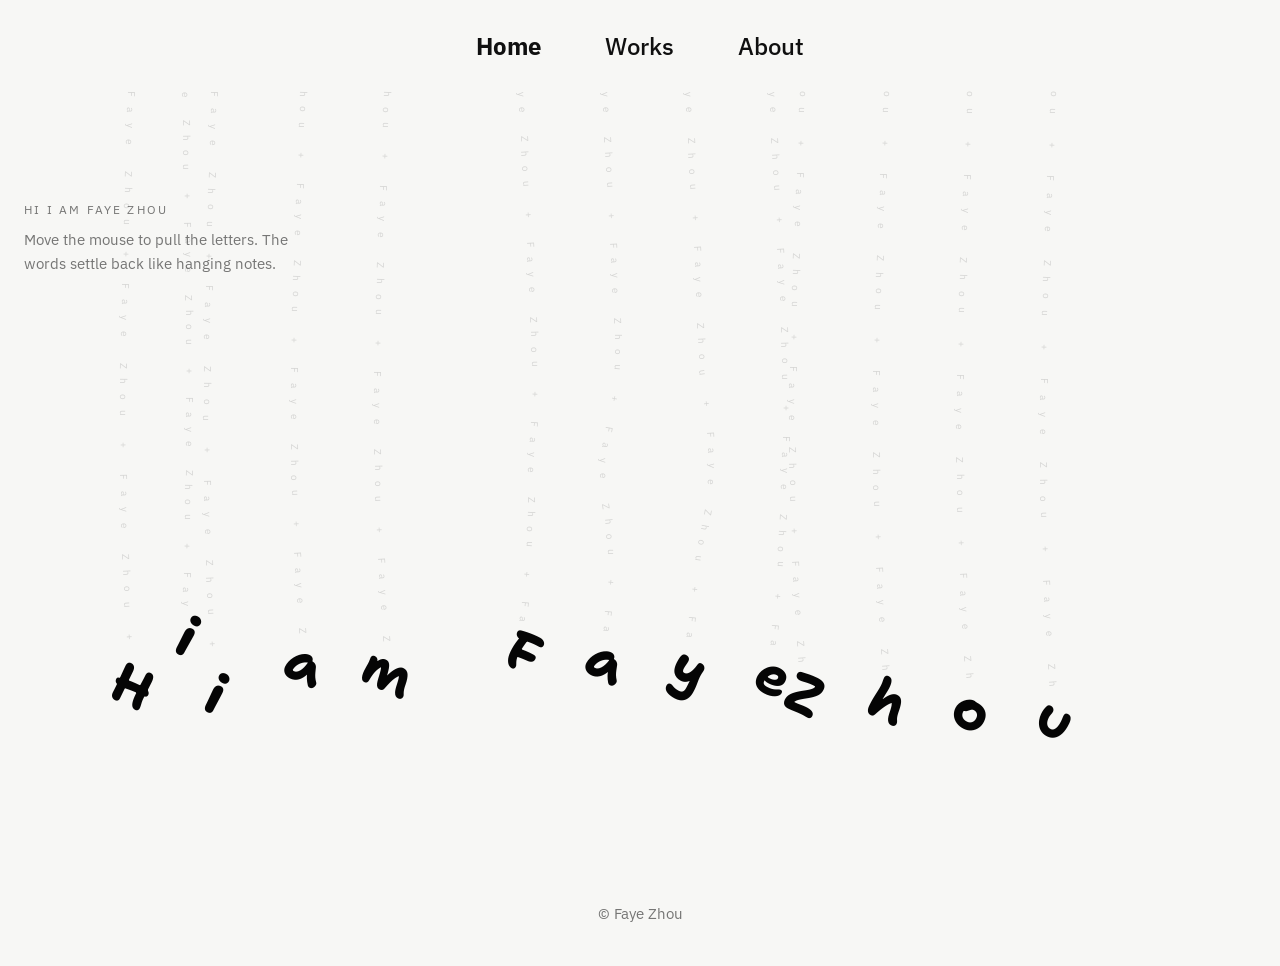
<file: index.html>
<!DOCTYPE html>
<html lang="en">
<head>
  <meta charset="UTF-8">
  <meta name="viewport" content="width=device-width, initial-scale=1.0">
  <title>Faye Zhou | Home</title>
  <meta
    name="description"
    content="Interactive portfolio homepage for Faye Zhou featuring hanging text, responsive rope motion, and a minimal three-page structure."
  >
  <link
    rel="icon"
    href="data:image/svg+xml,%3Csvg xmlns='http://www.w3.org/2000/svg' viewBox='0 0 64 64'%3E%3Crect width='64' height='64' rx='16' fill='%23111111'/%3E%3Cpath d='M14 22h36v5H14zm0 16h25v5H14z' fill='%23ffffff'/%3E%3C/svg%3E"
  >
  <link rel="preconnect" href="https://fonts.googleapis.com">
  <link rel="preconnect" href="https://fonts.gstatic.com" crossorigin>
  <link
    href="https://fonts.googleapis.com/css2?family=IBM+Plex+Sans:wght@400;500;600;700&family=Shantell+Sans:ital,wght@0,400;0,500;0,600;1,500&display=swap"
    rel="stylesheet"
  >
  <link rel="stylesheet" href="/assets/css/site.css">
</head>
<body class="page-home">
  <header class="site-header">
    <nav class="site-nav" aria-label="Primary">
      <a class="nav-link is-active" href="/">Home</a>
      <a class="nav-link" href="/works/">Works</a>
      <a class="nav-link" href="/about/">About</a>
    </nav>
  </header>

  <main class="home-stage">
    <h1 class="sr-only">Hi i am Faye Zhou</h1>
    <div class="home-intro" aria-hidden="true">
      <p class="home-kicker">Hi i am Faye Zhou</p>
      <p class="home-note">Move the mouse to pull the letters. The words settle back like hanging notes.</p>
    </div>
    <canvas id="home-canvas"></canvas>
  </main>

  <footer class="site-footer">
    <p>© Faye Zhou</p>
  </footer>

  <script src="/assets/js/site.js"></script>
  <script src="/assets/js/home-canvas.js"></script>
</body>
</html>
</file>
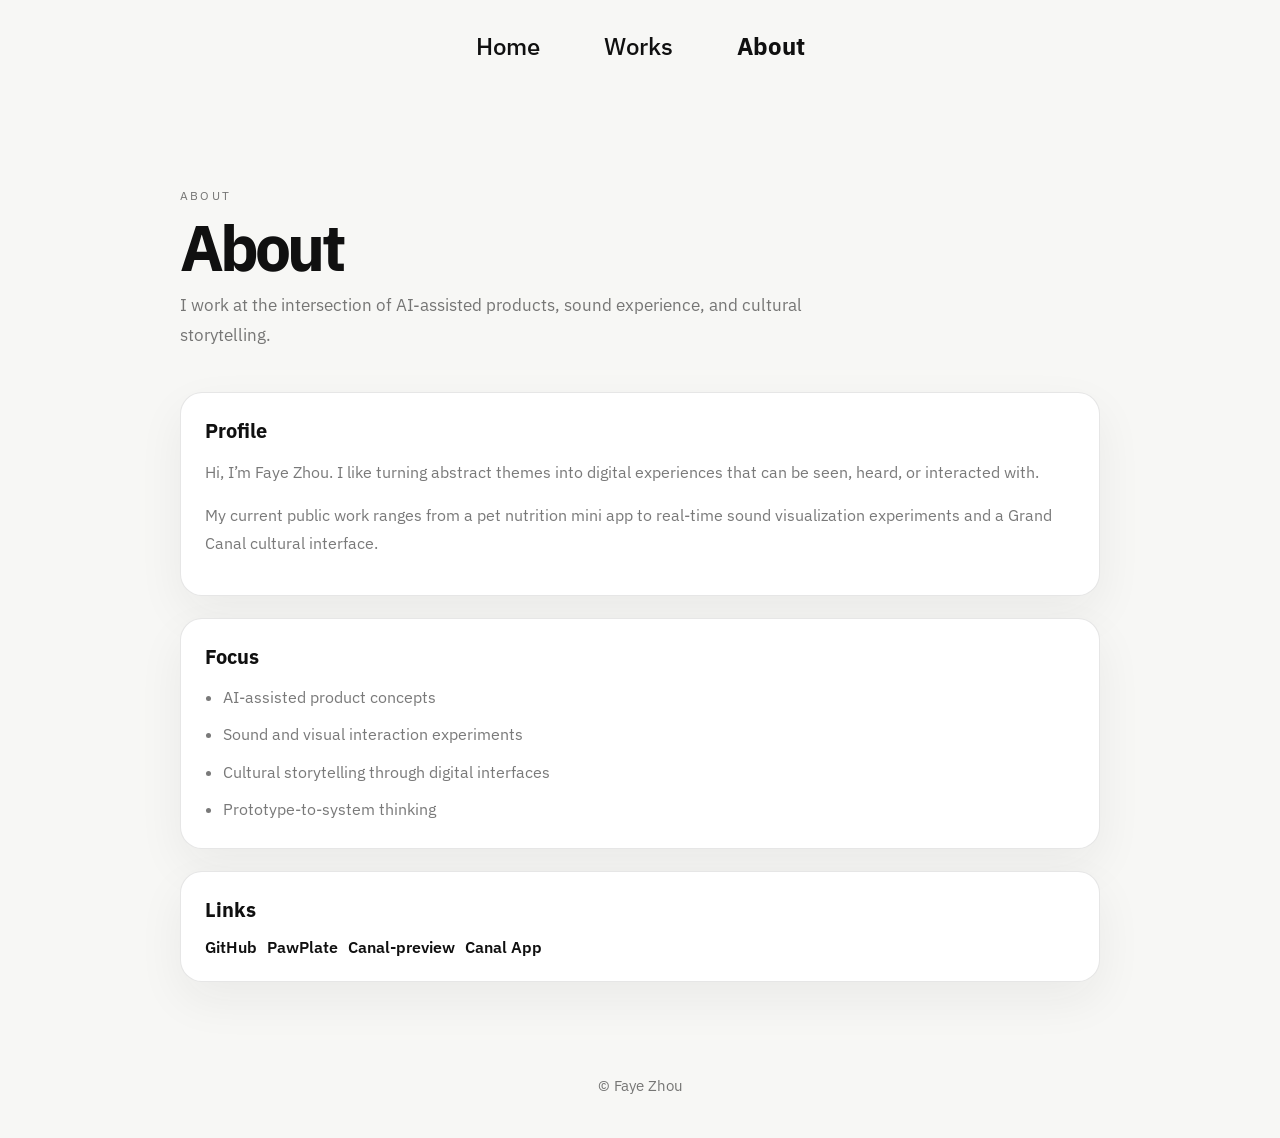
<file: about/index.html>
<!DOCTYPE html>
<html lang="en">
<head>
  <meta charset="UTF-8">
  <meta name="viewport" content="width=device-width, initial-scale=1.0">
  <title>Faye Zhou | About</title>
  <meta
    name="description"
    content="About Faye Zhou, a creative developer working across AI-assisted products, sound visualization, and cultural storytelling."
  >
  <link
    rel="icon"
    href="data:image/svg+xml,%3Csvg xmlns='http://www.w3.org/2000/svg' viewBox='0 0 64 64'%3E%3Crect width='64' height='64' rx='16' fill='%23111111'/%3E%3Cpath d='M14 22h36v5H14zm0 16h25v5H14z' fill='%23ffffff'/%3E%3C/svg%3E"
  >
  <link rel="preconnect" href="https://fonts.googleapis.com">
  <link rel="preconnect" href="https://fonts.gstatic.com" crossorigin>
  <link
    href="https://fonts.googleapis.com/css2?family=IBM+Plex+Sans:wght@400;500;600;700&family=Shantell+Sans:ital,wght@0,400;0,500;0,600;1,500&display=swap"
    rel="stylesheet"
  >
  <link rel="stylesheet" href="/assets/css/site.css">
</head>
<body class="page-about">
  <header class="site-header">
    <nav class="site-nav" aria-label="Primary">
      <a class="nav-link" href="/">Home</a>
      <a class="nav-link" href="/works/">Works</a>
      <a class="nav-link is-active" href="/about/">About</a>
    </nav>
  </header>

  <main class="page-shell page-shell-narrow">
    <section class="page-head">
      <p class="page-kicker">About</p>
      <h1>About</h1>
      <p class="page-summary">
        I work at the intersection of AI-assisted products, sound experience, and cultural storytelling.
      </p>
    </section>

    <section class="about-grid">
      <article class="about-panel">
        <h2>Profile</h2>
        <p>
          Hi, I’m Faye Zhou. I like turning abstract themes into digital experiences that can be seen, heard, or interacted with.
        </p>
        <p>
          My current public work ranges from a pet nutrition mini app to real-time sound visualization experiments and a Grand Canal cultural interface.
        </p>
      </article>

      <article class="about-panel">
        <h2>Focus</h2>
        <ul class="about-list">
          <li>AI-assisted product concepts</li>
          <li>Sound and visual interaction experiments</li>
          <li>Cultural storytelling through digital interfaces</li>
          <li>Prototype-to-system thinking</li>
        </ul>
      </article>

      <article class="about-panel">
        <h2>Links</h2>
        <div class="stack-links">
          <a class="text-link" href="https://github.com/Fay1Yee" target="_blank" rel="noreferrer">GitHub</a>
          <a class="text-link" href="https://github.com/Fay1Yee/PawPlate" target="_blank" rel="noreferrer">PawPlate</a>
          <a class="text-link" href="https://github.com/Fay1Yee/Canal-preview" target="_blank" rel="noreferrer">Canal-preview</a>
          <a class="text-link" href="https://github.com/Fay1Yee/Canal_App" target="_blank" rel="noreferrer">Canal App</a>
        </div>
      </article>
    </section>
  </main>

  <footer class="site-footer">
    <p>© Faye Zhou</p>
  </footer>

  <script src="/assets/js/site.js"></script>
</body>
</html>
</file>
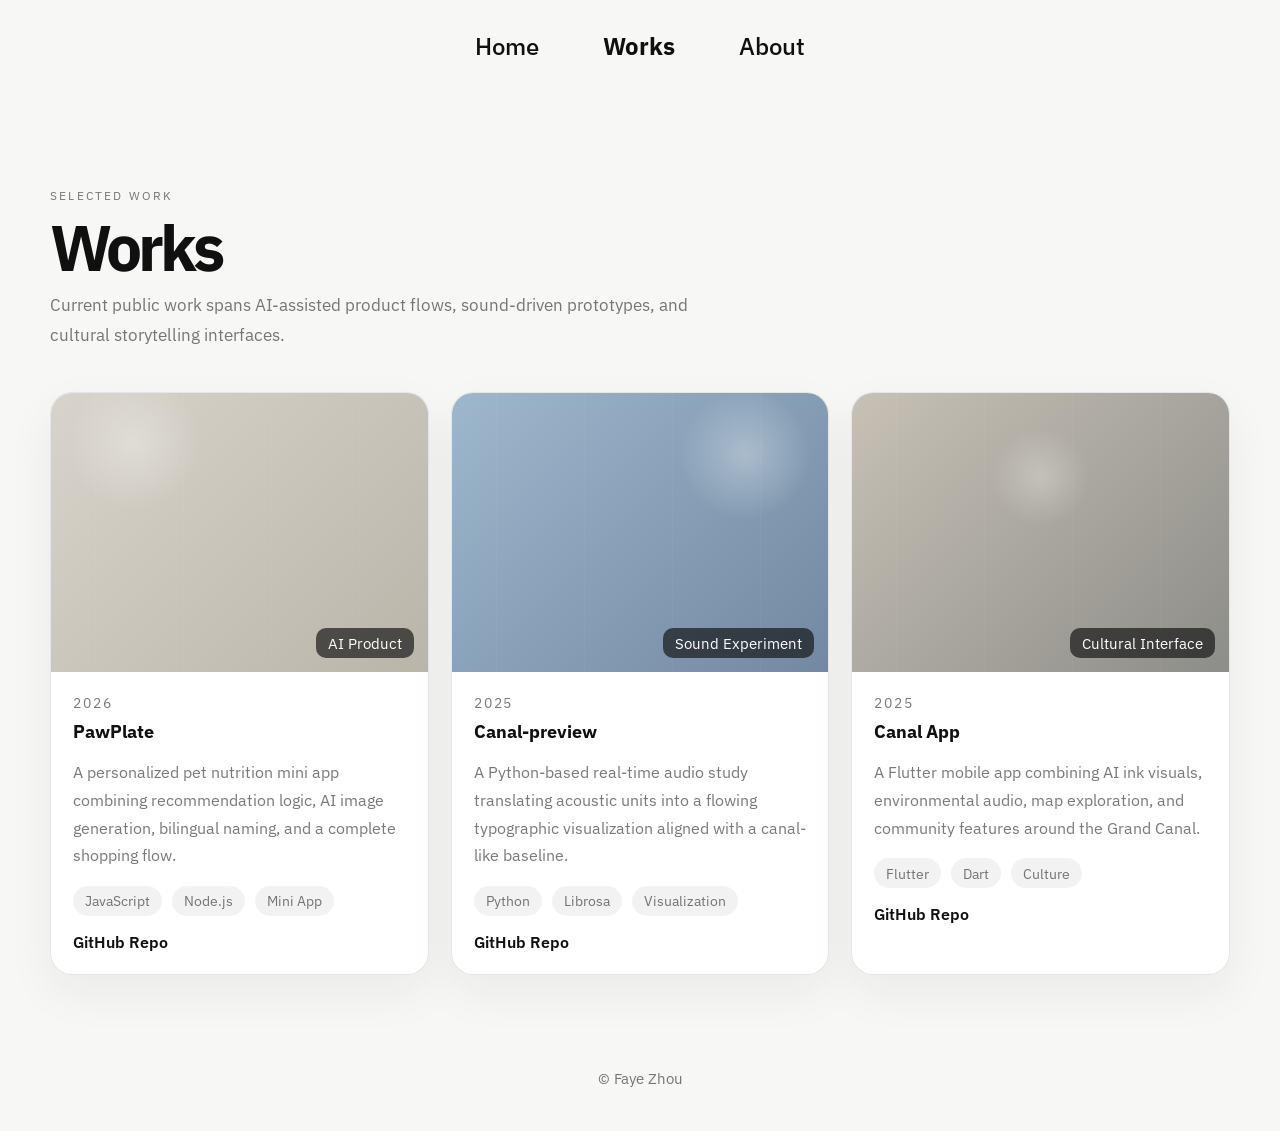
<file: works/index.html>
<!DOCTYPE html>
<html lang="en">
<head>
  <meta charset="UTF-8">
  <meta name="viewport" content="width=device-width, initial-scale=1.0">
  <title>Faye Zhou | Works</title>
  <meta
    name="description"
    content="Selected work by Faye Zhou across AI-assisted products, sound experiments, and cultural storytelling."
  >
  <link
    rel="icon"
    href="data:image/svg+xml,%3Csvg xmlns='http://www.w3.org/2000/svg' viewBox='0 0 64 64'%3E%3Crect width='64' height='64' rx='16' fill='%23111111'/%3E%3Cpath d='M14 22h36v5H14zm0 16h25v5H14z' fill='%23ffffff'/%3E%3C/svg%3E"
  >
  <link rel="preconnect" href="https://fonts.googleapis.com">
  <link rel="preconnect" href="https://fonts.gstatic.com" crossorigin>
  <link
    href="https://fonts.googleapis.com/css2?family=IBM+Plex+Sans:wght@400;500;600;700&family=Shantell+Sans:ital,wght@0,400;0,500;0,600;1,500&display=swap"
    rel="stylesheet"
  >
  <link rel="stylesheet" href="/assets/css/site.css">
</head>
<body class="page-works">
  <header class="site-header">
    <nav class="site-nav" aria-label="Primary">
      <a class="nav-link" href="/">Home</a>
      <a class="nav-link is-active" href="/works/">Works</a>
      <a class="nav-link" href="/about/">About</a>
    </nav>
  </header>

  <main class="page-shell">
    <section class="page-head">
      <p class="page-kicker">Selected Work</p>
      <h1>Works</h1>
      <p class="page-summary">
        Current public work spans AI-assisted product flows, sound-driven prototypes, and cultural storytelling interfaces.
      </p>
    </section>

    <section class="works-grid">
      <article class="work-card">
        <div class="work-thumb thumb-pawplate">
          <span class="work-badge">AI Product</span>
        </div>
        <div class="work-body">
          <div class="work-meta">
            <p class="work-year">2026</p>
            <p class="work-title">PawPlate</p>
          </div>
          <p class="work-copy">
            A personalized pet nutrition mini app combining recommendation logic, AI image generation, bilingual naming, and a complete shopping flow.
          </p>
          <div class="tag-row">
            <span class="tag">JavaScript</span>
            <span class="tag">Node.js</span>
            <span class="tag">Mini App</span>
          </div>
          <div class="link-row">
            <a class="text-link" href="https://github.com/Fay1Yee/PawPlate" target="_blank" rel="noreferrer">GitHub Repo</a>
          </div>
        </div>
      </article>

      <article class="work-card">
        <div class="work-thumb thumb-canal-preview">
          <span class="work-badge">Sound Experiment</span>
        </div>
        <div class="work-body">
          <div class="work-meta">
            <p class="work-year">2025</p>
            <p class="work-title">Canal-preview</p>
          </div>
          <p class="work-copy">
            A Python-based real-time audio study translating acoustic units into a flowing typographic visualization aligned with a canal-like baseline.
          </p>
          <div class="tag-row">
            <span class="tag">Python</span>
            <span class="tag">Librosa</span>
            <span class="tag">Visualization</span>
          </div>
          <div class="link-row">
            <a class="text-link" href="https://github.com/Fay1Yee/Canal-preview" target="_blank" rel="noreferrer">GitHub Repo</a>
          </div>
        </div>
      </article>

      <article class="work-card">
        <div class="work-thumb thumb-canal-app">
          <span class="work-badge">Cultural Interface</span>
        </div>
        <div class="work-body">
          <div class="work-meta">
            <p class="work-year">2025</p>
            <p class="work-title">Canal App</p>
          </div>
          <p class="work-copy">
            A Flutter mobile app combining AI ink visuals, environmental audio, map exploration, and community features around the Grand Canal.
          </p>
          <div class="tag-row">
            <span class="tag">Flutter</span>
            <span class="tag">Dart</span>
            <span class="tag">Culture</span>
          </div>
          <div class="link-row">
            <a class="text-link" href="https://github.com/Fay1Yee/Canal_App" target="_blank" rel="noreferrer">GitHub Repo</a>
          </div>
        </div>
      </article>
    </section>
  </main>

  <footer class="site-footer">
    <p>© Faye Zhou</p>
  </footer>

  <script src="/assets/js/site.js"></script>
</body>
</html>
</file>
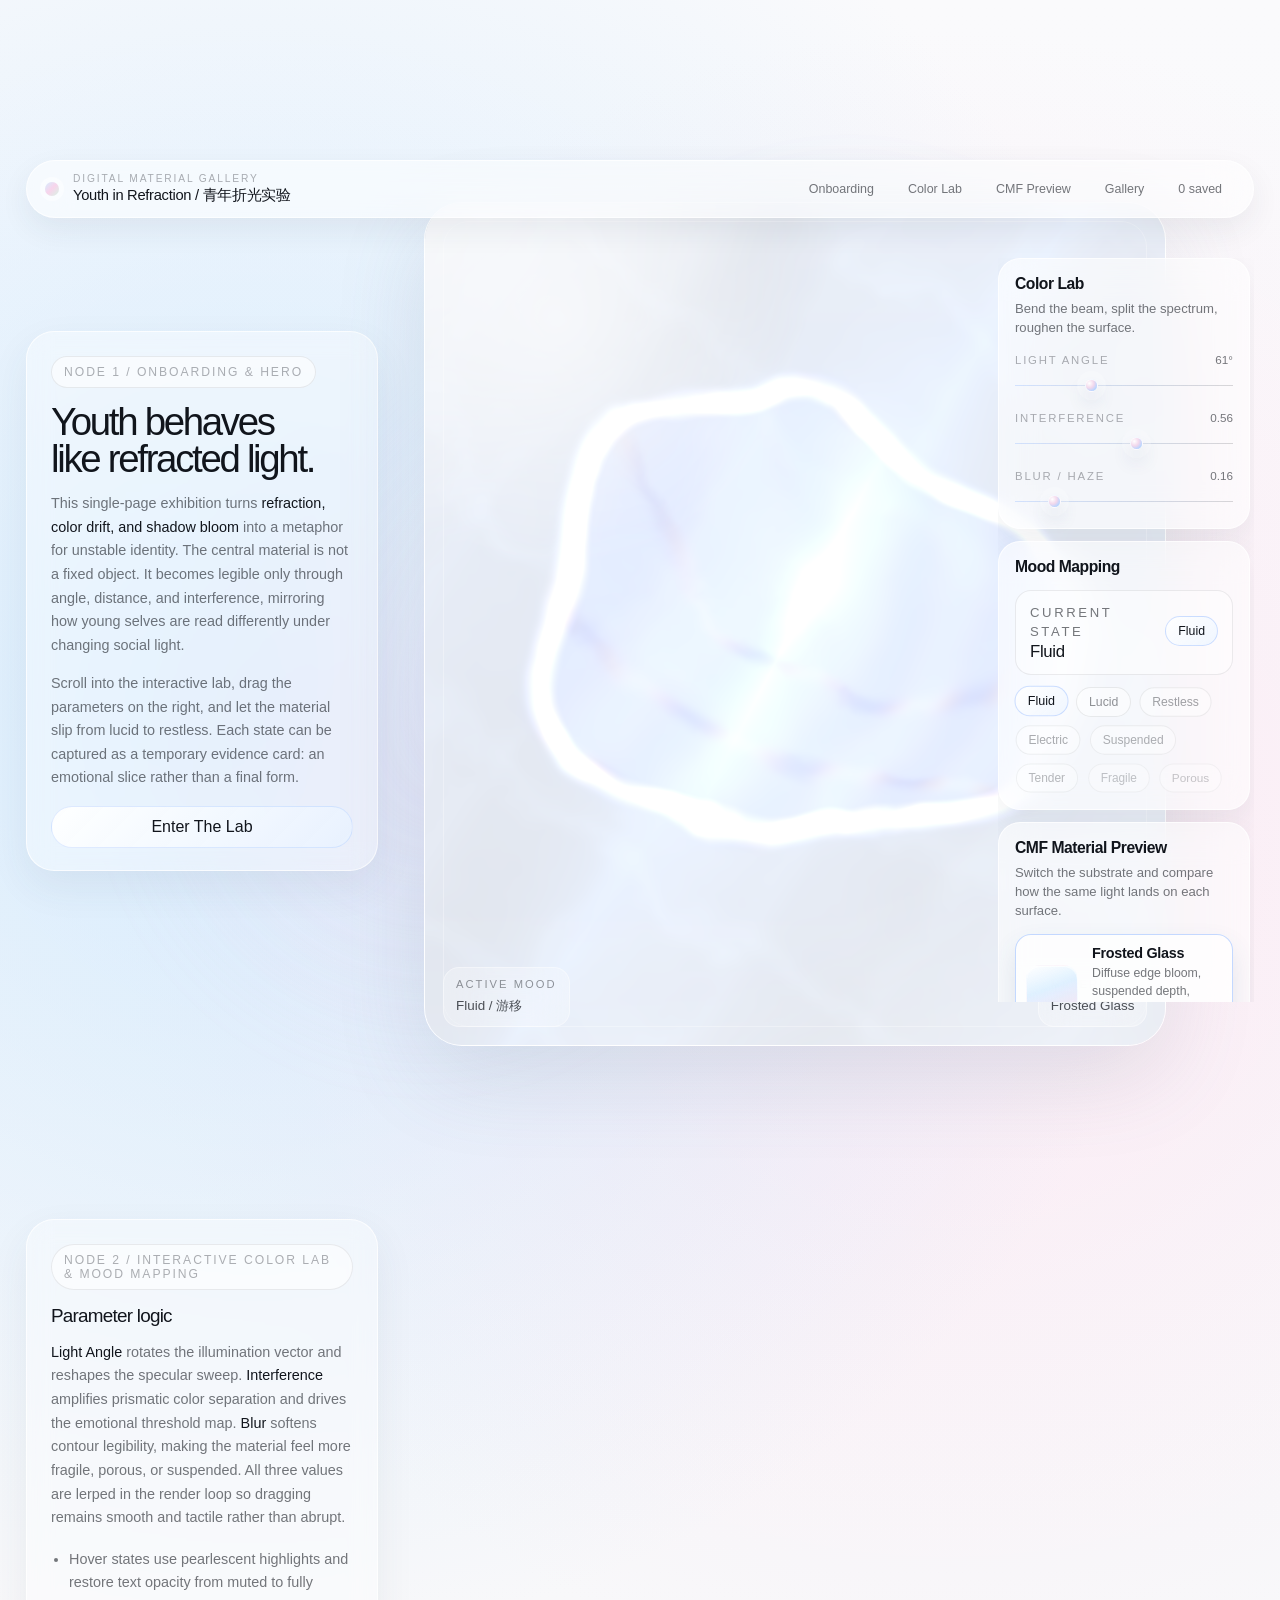
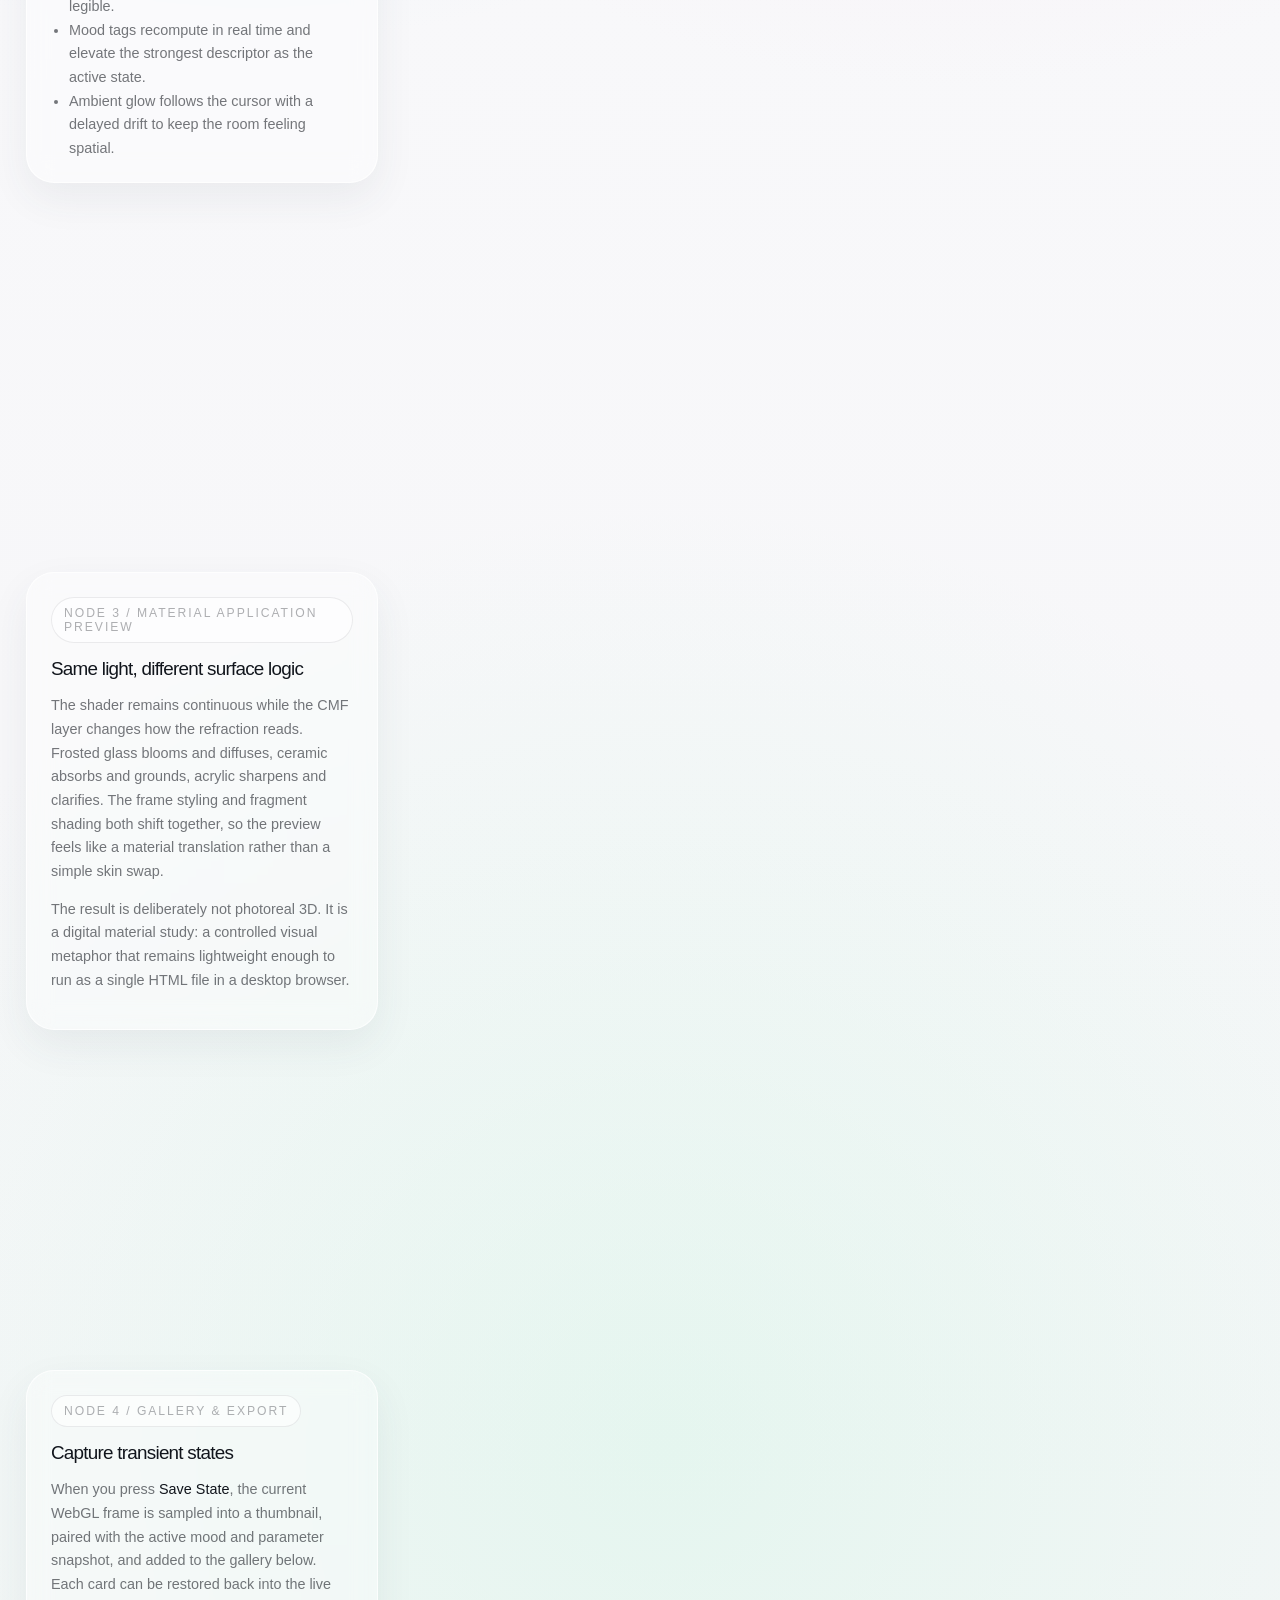
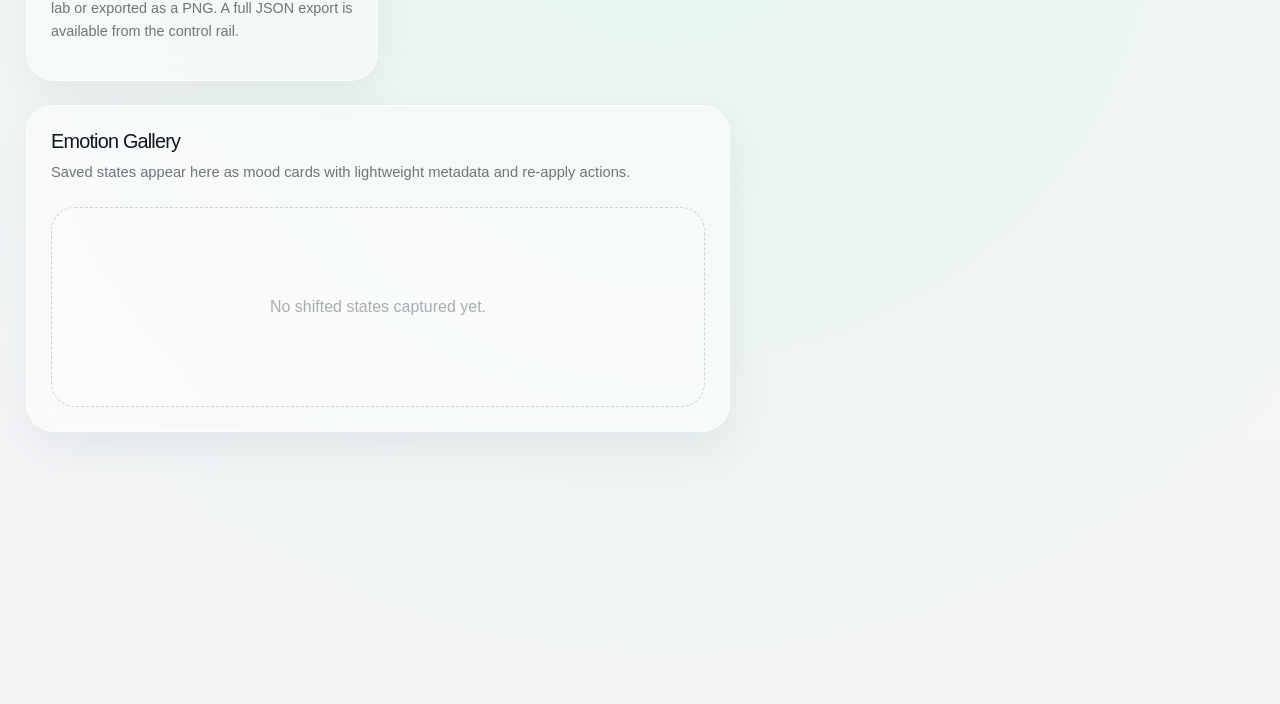
<file: archive/youth-in-refraction.html>
<!DOCTYPE html>
<html lang="en">
<head>
  <meta charset="UTF-8">
  <meta name="viewport" content="width=device-width, initial-scale=1.0">
  <title>Youth in Refraction</title>
  <link rel="icon" href="data:image/svg+xml,%3Csvg xmlns='http://www.w3.org/2000/svg' viewBox='0 0 64 64'%3E%3Cdefs%3E%3ClinearGradient id='g' x1='0' y1='0' x2='1' y2='1'%3E%3Cstop stop-color='%23d4eeff'/%3E%3Cstop offset='0.5' stop-color='%23f8d4eb'/%3E%3Cstop offset='1' stop-color='%23d8f4e5'/%3E%3C/linearGradient%3E%3C/defs%3E%3Ccircle cx='32' cy='32' r='24' fill='url(%23g)'/%3E%3C/svg%3E">
  <style>
    :root {
      --bg: #f9f9fa;
      --panel: rgba(255, 255, 255, 0.54);
      --panel-strong: rgba(255, 255, 255, 0.82);
      --panel-border: rgba(42, 52, 67, 0.1);
      --ink: #11151c;
      --muted: rgba(17, 21, 28, 0.58);
      --soft: rgba(17, 21, 28, 0.34);
      --accent: #8fb6ff;
      --accent-soft: rgba(143, 182, 255, 0.2);
      --pearl: #f5d7eb;
      --mint: #cfeee3;
      --glass-shadow: 0 24px 80px rgba(67, 85, 112, 0.12);
      --card-shadow: 0 18px 48px rgba(50, 62, 82, 0.08);
      --radius-lg: 28px;
      --radius-md: 18px;
      --radius-sm: 999px;
      --shell-max: 1700px;
      --shell-gutter: max(26px, calc((100vw - var(--shell-max)) / 2 + 28px));
      --rail-width: min(278px, 20vw);
      --story-width: clamp(22rem, 25vw, 29rem);
    }

    * {
      box-sizing: border-box;
    }

    html {
      scroll-behavior: smooth;
      scroll-snap-type: y proximity;
    }

    body {
      margin: 0;
      min-height: 100vh;
      font-family: "Inter", "Helvetica Neue", Helvetica, Arial, sans-serif;
      background:
        radial-gradient(circle at 20% 18%, rgba(186, 224, 255, 0.56), transparent 28%),
        radial-gradient(circle at 74% 22%, rgba(255, 215, 235, 0.45), transparent 26%),
        radial-gradient(circle at 52% 78%, rgba(208, 245, 228, 0.45), transparent 30%),
        linear-gradient(180deg, #fafafc 0%, #f5f5f7 100%);
      color: var(--ink);
      overflow-x: hidden;
    }

    body::before {
      content: "";
      position: fixed;
      inset: 0;
      background-image:
        linear-gradient(rgba(255, 255, 255, 0.12) 1px, transparent 1px),
        linear-gradient(90deg, rgba(255, 255, 255, 0.12) 1px, transparent 1px);
      background-size: 64px 64px;
      opacity: 0.22;
      pointer-events: none;
      z-index: 0;
    }

    .ambient {
      position: fixed;
      inset: -18vw;
      background:
        radial-gradient(circle at var(--glow-x, 50%) var(--glow-y, 50%), rgba(255, 255, 255, 0.92), transparent 24%),
        radial-gradient(circle at calc(var(--glow-x, 50%) + 12%) calc(var(--glow-y, 50%) - 10%), rgba(174, 218, 255, 0.42), transparent 20%),
        radial-gradient(circle at calc(var(--glow-x, 50%) - 12%) calc(var(--glow-y, 50%) + 12%), rgba(245, 214, 237, 0.34), transparent 22%);
      filter: blur(56px);
      opacity: 0.86;
      transition: transform 600ms ease-out;
      pointer-events: none;
      z-index: 0;
    }

    .grain {
      position: fixed;
      inset: 0;
      background-image:
        radial-gradient(circle, rgba(17, 21, 28, 0.04) 0.8px, transparent 0.8px),
        radial-gradient(circle, rgba(255, 255, 255, 0.35) 0.8px, transparent 0.8px);
      background-position: 0 0, 16px 16px;
      background-size: 22px 22px;
      opacity: 0.16;
      mix-blend-mode: soft-light;
      pointer-events: none;
      z-index: 1;
    }

    .topbar {
      position: fixed;
      top: 18px;
      left: var(--shell-gutter);
      right: var(--shell-gutter);
      display: flex;
      align-items: center;
      justify-content: space-between;
      gap: 20px;
      padding: 12px 18px;
      border-radius: 999px;
      background: rgba(255, 255, 255, 0.54);
      border: 1px solid rgba(255, 255, 255, 0.7);
      box-shadow: 0 12px 30px rgba(45, 58, 77, 0.07);
      backdrop-filter: blur(20px);
      -webkit-backdrop-filter: blur(20px);
      z-index: 10;
    }

    .brand {
      display: flex;
      align-items: center;
      gap: 14px;
      min-width: 0;
    }

    .brand-mark {
      width: 14px;
      height: 14px;
      border-radius: 50%;
      background: linear-gradient(135deg, #d4eeff 0%, #f8d4eb 48%, #d8f4e5 100%);
      box-shadow: 0 0 0 5px rgba(255, 255, 255, 0.48);
      flex: none;
    }

    .brand-copy {
      min-width: 0;
    }

    .brand-kicker {
      margin: 0;
      font-size: 0.64rem;
      letter-spacing: 0.18em;
      text-transform: uppercase;
      color: var(--soft);
    }

    .brand-title {
      margin: 2px 0 0;
      font-size: 0.92rem;
      letter-spacing: -0.02em;
      white-space: nowrap;
      overflow: hidden;
      text-overflow: ellipsis;
    }

    .nav-links {
      display: flex;
      align-items: center;
      gap: 8px;
      flex-wrap: wrap;
      justify-content: flex-end;
    }

    .nav-links a,
    .status-pill {
      color: var(--muted);
      text-decoration: none;
      font-size: 0.78rem;
      line-height: 1;
      padding: 9px 12px;
      border-radius: 999px;
      border: 1px solid transparent;
      transition: color 220ms ease, border-color 220ms ease, background 220ms ease, transform 220ms ease;
    }

    .nav-links a:hover,
    .status-pill:hover {
      color: var(--ink);
      border-color: rgba(143, 182, 255, 0.3);
      background: rgba(255, 255, 255, 0.52);
      transform: translateY(-1px);
    }

    .chrome {
      position: fixed;
      inset: 0;
      z-index: 4;
      pointer-events: none;
    }

    .stage-wrap {
      position: absolute;
      top: 118px;
      right: calc(var(--shell-gutter) + var(--rail-width) + 28px);
      bottom: 54px;
      left: calc(var(--shell-gutter) + var(--story-width) + 46px);
      display: grid;
      place-items: center;
      pointer-events: none;
    }

    .stage-meta {
      position: absolute;
      top: 2px;
      left: 50%;
      transform: translateX(-50%);
      display: grid;
      gap: 10px;
      max-width: 420px;
      text-align: center;
      pointer-events: none;
    }

    .label-stack {
      display: grid;
      gap: 6px;
    }

    .eyebrow {
      margin: 0;
      font-size: 0.7rem;
      letter-spacing: 0.2em;
      text-transform: uppercase;
      color: var(--soft);
    }

    .stage-title {
      margin: 0;
      font-size: clamp(1.9rem, 3.4vw, 3.3rem);
      letter-spacing: -0.06em;
      font-weight: 500;
      line-height: 0.96;
      text-wrap: balance;
    }

    .stage-subtitle {
      margin: 0;
      max-width: 36ch;
      color: var(--muted);
      font-size: 0.86rem;
      line-height: 1.52;
    }

    .stage-frame {
      position: relative;
      width: min(58vw, 820px);
      max-width: 100%;
      aspect-ratio: 0.88;
      border-radius: 38px;
      overflow: hidden;
      border: 1px solid rgba(255, 255, 255, 0.8);
      background:
        radial-gradient(circle at 18% 18%, rgba(255, 255, 255, 0.92), transparent 24%),
        linear-gradient(160deg, rgba(255, 255, 255, 0.82), rgba(248, 250, 255, 0.42));
      box-shadow: 0 34px 96px rgba(72, 92, 121, 0.14);
      pointer-events: auto;
      isolation: isolate;
      transition: transform 480ms ease, box-shadow 480ms ease, border-color 320ms ease;
    }

    .stage-frame::before,
    .stage-frame::after {
      content: "";
      position: absolute;
      inset: 0;
      pointer-events: none;
      z-index: 3;
    }

    .stage-frame::before {
      background:
        linear-gradient(135deg, rgba(255, 255, 255, 0.9), transparent 24%, transparent 72%, rgba(255, 255, 255, 0.26)),
        radial-gradient(circle at 18% 14%, rgba(255, 255, 255, 0.82), transparent 26%),
        linear-gradient(180deg, rgba(255, 255, 255, 0.12), transparent 18%, transparent 82%, rgba(255, 255, 255, 0.14));
      mix-blend-mode: screen;
      opacity: 0.8;
    }

    .stage-frame::after {
      inset: 18px;
      border-radius: 26px;
      border: 1px solid rgba(255, 255, 255, 0.45);
      opacity: 0.7;
    }

    .stage-frame[data-material="glass"] {
      border-color: rgba(255, 255, 255, 0.85);
      box-shadow: 0 28px 90px rgba(93, 119, 145, 0.16);
    }

    .stage-frame[data-material="ceramic"] {
      border-color: rgba(255, 248, 241, 0.9);
      box-shadow: 0 28px 90px rgba(94, 86, 76, 0.12);
      background: linear-gradient(150deg, rgba(255, 250, 246, 0.9), rgba(241, 239, 236, 0.55));
    }

    .stage-frame[data-material="acrylic"] {
      border-color: rgba(236, 247, 255, 0.9);
      box-shadow: 0 28px 90px rgba(69, 102, 151, 0.16);
      background: linear-gradient(150deg, rgba(249, 254, 255, 0.88), rgba(235, 245, 255, 0.38));
    }

    .stage-frame:hover {
      transform: translateY(-4px) scale(1.006);
    }

    canvas {
      width: 100%;
      height: 100%;
      display: block;
      position: relative;
      z-index: 1;
    }

    .stage-caption {
      position: absolute;
      left: 18px;
      right: 18px;
      bottom: 18px;
      display: flex;
      justify-content: space-between;
      align-items: flex-end;
      gap: 12px;
      z-index: 4;
      pointer-events: none;
    }

    .caption-card,
    .caption-note {
      border-radius: 16px;
      padding: 10px 12px;
      background: rgba(255, 255, 255, 0.26);
      border: 1px solid rgba(255, 255, 255, 0.38);
      backdrop-filter: blur(18px);
      -webkit-backdrop-filter: blur(18px);
    }

    .caption-card p,
    .caption-note p {
      margin: 0;
    }

    .caption-card p:first-child,
    .caption-note p:first-child {
      font-size: 0.7rem;
      letter-spacing: 0.18em;
      text-transform: uppercase;
      color: rgba(17, 21, 28, 0.44);
      margin-bottom: 6px;
    }

    .caption-card p:last-child,
    .caption-note p:last-child {
      font-size: 0.84rem;
      color: rgba(17, 21, 28, 0.74);
      line-height: 1.45;
    }

    .control-rail {
      position: absolute;
      top: 116px;
      right: var(--shell-gutter);
      bottom: 40px;
      width: var(--rail-width);
      display: grid;
      align-content: start;
      gap: 12px;
      overflow-y: auto;
      padding-right: 4px;
      pointer-events: auto;
    }

    .control-rail::-webkit-scrollbar {
      width: 0;
      height: 0;
    }

    .panel {
      padding: 16px;
      border-radius: 22px;
      background: rgba(255, 255, 255, 0.58);
      border: 1px solid rgba(255, 255, 255, 0.72);
      box-shadow: 0 14px 30px rgba(52, 66, 89, 0.07);
      backdrop-filter: blur(18px);
      -webkit-backdrop-filter: blur(18px);
    }

    .panel h2,
    .panel h3 {
      margin: 0 0 6px;
      font-size: 0.98rem;
      letter-spacing: -0.03em;
      font-weight: 550;
    }

    .panel p {
      margin: 0;
      color: var(--muted);
      font-size: 0.82rem;
      line-height: 1.46;
    }

    .control-stack {
      display: grid;
      gap: 15px;
      margin-top: 16px;
    }

    .control-group {
      display: grid;
      gap: 8px;
    }

    .control-row {
      display: flex;
      align-items: center;
      justify-content: space-between;
      gap: 12px;
    }

    .control-row label {
      font-size: 0.71rem;
      letter-spacing: 0.16em;
      text-transform: uppercase;
      color: var(--soft);
    }

    .control-row output {
      min-width: 54px;
      text-align: right;
      font-size: 0.73rem;
      color: var(--muted);
    }

    input[type="range"] {
      width: 100%;
      appearance: none;
      background: transparent;
      height: 22px;
      margin: 0;
      cursor: pointer;
    }

    input[type="range"]::-webkit-slider-runnable-track {
      height: 1px;
      background: linear-gradient(90deg, rgba(143, 182, 255, 0.35), rgba(17, 21, 28, 0.16));
    }

    input[type="range"]::-webkit-slider-thumb {
      appearance: none;
      width: 13px;
      height: 13px;
      border-radius: 50%;
      margin-top: -6px;
      border: 1px solid rgba(255, 255, 255, 0.82);
      background:
        radial-gradient(circle at 30% 30%, #ffffff, #f2d8ec 42%, #b9d4ff 74%, #89abc8 100%);
      box-shadow: 0 0 0 8px rgba(255, 255, 255, 0.18), 0 10px 18px rgba(79, 97, 123, 0.22);
      transition: transform 180ms ease, box-shadow 180ms ease;
    }

    input[type="range"]::-webkit-slider-thumb:hover,
    input[type="range"]::-webkit-slider-thumb:active {
      transform: scale(1.18);
      box-shadow: 0 0 0 10px rgba(255, 255, 255, 0.24), 0 10px 20px rgba(79, 97, 123, 0.26);
    }

    input[type="range"]::-moz-range-track {
      height: 1px;
      background: linear-gradient(90deg, rgba(143, 182, 255, 0.35), rgba(17, 21, 28, 0.16));
    }

    input[type="range"]::-moz-range-thumb {
      width: 13px;
      height: 13px;
      border-radius: 50%;
      border: 1px solid rgba(255, 255, 255, 0.82);
      background:
        radial-gradient(circle at 30% 30%, #ffffff, #f2d8ec 42%, #b9d4ff 74%, #89abc8 100%);
      box-shadow: 0 10px 18px rgba(79, 97, 123, 0.22);
    }

    .mood-status {
      display: grid;
      gap: 12px;
      margin-top: 14px;
    }

    .mood-current {
      display: flex;
      align-items: center;
      justify-content: space-between;
      gap: 12px;
      padding: 12px 14px;
      border-radius: 16px;
      border: 1px solid rgba(17, 21, 28, 0.08);
      background: rgba(255, 255, 255, 0.42);
    }

    .mood-current strong {
      font-size: 1.05rem;
      font-weight: 520;
      letter-spacing: -0.02em;
    }

    .mood-chip {
      padding: 7px 12px;
      border-radius: var(--radius-sm);
      border: 1px solid rgba(17, 21, 28, 0.1);
      font-size: 0.77rem;
      color: var(--muted);
      background: rgba(255, 255, 255, 0.58);
      transition: opacity 240ms ease, transform 240ms ease, border-color 240ms ease, color 240ms ease, background 240ms ease;
      opacity: 0.68;
    }

    .mood-chip.active {
      opacity: 1;
      color: var(--ink);
      border-color: rgba(143, 182, 255, 0.42);
      background: linear-gradient(135deg, rgba(255, 255, 255, 0.92), rgba(238, 245, 255, 0.88));
      transform: translateY(-1px);
    }

    .mood-cloud {
      display: flex;
      flex-wrap: wrap;
      gap: 8px;
    }

    .material-grid {
      display: grid;
      gap: 8px;
      margin-top: 14px;
    }

    .material-card {
      display: grid;
      grid-template-columns: 56px 1fr;
      gap: 10px;
      align-items: center;
      padding: 10px;
      border-radius: 16px;
      border: 1px solid rgba(17, 21, 28, 0.08);
      background: rgba(255, 255, 255, 0.44);
      cursor: pointer;
      transition: transform 220ms ease, border-color 220ms ease, background 220ms ease, box-shadow 220ms ease;
      text-align: left;
      color: inherit;
      font: inherit;
    }

    .material-card:hover,
    .material-card:focus-visible {
      transform: translateY(-2px);
      border-color: rgba(143, 182, 255, 0.36);
      background: rgba(255, 255, 255, 0.64);
      box-shadow: 0 10px 24px rgba(50, 62, 82, 0.08);
      outline: none;
    }

    .material-card.active {
      border-color: rgba(143, 182, 255, 0.52);
      background: rgba(255, 255, 255, 0.76);
      box-shadow: 0 12px 26px rgba(59, 87, 126, 0.12);
    }

    .swatch {
      width: 52px;
      height: 52px;
      border-radius: 14px;
      border: 1px solid rgba(255, 255, 255, 0.66);
      box-shadow: inset 0 1px 0 rgba(255, 255, 255, 0.68);
    }

    .swatch-glass {
      background:
        linear-gradient(160deg, rgba(255, 255, 255, 0.88), rgba(188, 223, 255, 0.44) 44%, rgba(244, 208, 229, 0.58) 100%);
      filter: saturate(1.1);
    }

    .swatch-ceramic {
      background:
        linear-gradient(160deg, rgba(255, 250, 245, 0.98), rgba(244, 239, 232, 0.86) 60%, rgba(231, 226, 220, 0.92));
    }

    .swatch-acrylic {
      background:
        linear-gradient(145deg, rgba(255, 255, 255, 0.92), rgba(191, 230, 255, 0.62) 48%, rgba(217, 255, 238, 0.76));
      filter: saturate(1.15) contrast(1.08);
    }

    .material-copy strong {
      display: block;
      margin-bottom: 4px;
      font-size: 0.9rem;
      letter-spacing: -0.02em;
    }

    .material-copy span {
      display: block;
      font-size: 0.77rem;
      color: var(--muted);
      line-height: 1.45;
    }

    .action-row {
      display: flex;
      gap: 10px;
      margin-top: 16px;
    }

    button {
      font: inherit;
    }

    .button {
      appearance: none;
      border: 1px solid rgba(17, 21, 28, 0.1);
      background: rgba(255, 255, 255, 0.72);
      color: var(--ink);
      border-radius: 999px;
      padding: 11px 16px;
      min-height: 42px;
      cursor: pointer;
      transition: transform 220ms ease, border-color 220ms ease, box-shadow 220ms ease, background 220ms ease, color 220ms ease;
    }

    .button:hover,
    .button:focus-visible {
      transform: translateY(-1px);
      border-color: rgba(143, 182, 255, 0.38);
      background: linear-gradient(135deg, rgba(255, 255, 255, 0.96), rgba(243, 247, 255, 0.92));
      box-shadow: 0 12px 24px rgba(50, 62, 82, 0.1);
      outline: none;
    }

    .button-primary {
      background: linear-gradient(135deg, rgba(255, 255, 255, 0.96), rgba(232, 242, 255, 0.92));
      border-color: rgba(143, 182, 255, 0.28);
    }

    .button-subtle {
      color: var(--muted);
    }

    .action-row .button {
      flex: 1;
    }

    .feedback {
      margin-top: 10px;
      min-height: 18px;
      font-size: 0.74rem;
      color: var(--soft);
    }

    .story {
      position: relative;
      z-index: 3;
      padding: 142px 0 18vh;
    }

    .story-block {
      min-height: 100vh;
      padding: 10vh 0 8vh var(--shell-gutter);
      scroll-snap-align: start;
      display: flex;
      align-items: center;
    }

    .story-card {
      width: var(--story-width);
      padding: 24px 24px 22px;
      border-radius: var(--radius-lg);
      background: rgba(255, 255, 255, 0.36);
      border: 1px solid rgba(255, 255, 255, 0.74);
      box-shadow: 0 16px 40px rgba(52, 65, 89, 0.07);
      backdrop-filter: blur(12px);
      -webkit-backdrop-filter: blur(12px);
    }

    .story-card h2 {
      margin: 0 0 12px;
      font-size: clamp(2rem, 3vw, 3.05rem);
      line-height: 0.96;
      letter-spacing: -0.06em;
      font-weight: 520;
      text-wrap: balance;
    }

    .story-card h3 {
      margin: 0 0 12px;
      font-size: 1.18rem;
      line-height: 1.1;
      letter-spacing: -0.04em;
      font-weight: 520;
    }

    .story-card p,
    .story-card li {
      color: var(--muted);
      font-size: 0.9rem;
      line-height: 1.64;
    }

    .story-card ul {
      margin: 18px 0 0;
      padding-left: 18px;
    }

    .story-card .meta {
      display: inline-flex;
      align-items: center;
      gap: 10px;
      margin-bottom: 16px;
      padding: 8px 12px;
      border-radius: 999px;
      font-size: 0.76rem;
      letter-spacing: 0.16em;
      text-transform: uppercase;
      color: var(--soft);
      border: 1px solid rgba(17, 21, 28, 0.08);
      background: rgba(255, 255, 255, 0.58);
    }

    .story-card .highlight {
      color: var(--ink);
    }

    .gallery-shell {
      margin-top: 24px;
      width: min(44rem, calc(100vw - 12vw));
      padding: 24px;
      border-radius: var(--radius-lg);
      background: rgba(255, 255, 255, 0.48);
      border: 1px solid rgba(255, 255, 255, 0.76);
      box-shadow: 0 18px 44px rgba(52, 65, 89, 0.08);
      backdrop-filter: blur(12px);
      -webkit-backdrop-filter: blur(12px);
    }

    .gallery-shell h3 {
      margin: 0 0 8px;
      font-size: 1.24rem;
      letter-spacing: -0.04em;
      font-weight: 530;
    }

    .gallery-shell p {
      margin: 0;
      color: var(--muted);
      font-size: 0.92rem;
      line-height: 1.6;
    }

    .gallery-empty {
      display: grid;
      place-items: center;
      min-height: 200px;
      margin-top: 22px;
      padding: 20px;
      border-radius: 24px;
      border: 1px dashed rgba(17, 21, 28, 0.18);
      color: var(--soft);
      text-align: center;
      background: rgba(255, 255, 255, 0.24);
    }

    .gallery-grid {
      display: none;
      grid-template-columns: repeat(auto-fill, minmax(220px, 1fr));
      gap: 14px;
      margin-top: 22px;
    }

    .gallery-card {
      display: grid;
      gap: 12px;
      padding: 12px;
      border-radius: 22px;
      background: rgba(255, 255, 255, 0.82);
      border: 1px solid rgba(17, 21, 28, 0.08);
      box-shadow: 0 14px 34px rgba(50, 62, 82, 0.08);
    }

    .gallery-thumb {
      position: relative;
      overflow: hidden;
      border-radius: 16px;
      aspect-ratio: 1;
      background: linear-gradient(135deg, rgba(232, 241, 255, 0.82), rgba(244, 223, 236, 0.78), rgba(222, 245, 236, 0.8));
    }

    .gallery-thumb img {
      width: 100%;
      height: 100%;
      object-fit: cover;
      display: block;
    }

    .gallery-copy h4 {
      margin: 0 0 4px;
      font-size: 0.96rem;
      letter-spacing: -0.03em;
      font-weight: 550;
    }

    .gallery-copy p {
      margin: 0;
      font-size: 0.8rem;
      color: var(--muted);
    }

    .gallery-meta {
      display: flex;
      flex-wrap: wrap;
      gap: 6px;
    }

    .mini-chip {
      display: inline-flex;
      align-items: center;
      padding: 6px 10px;
      border-radius: 999px;
      background: rgba(17, 21, 28, 0.04);
      font-size: 0.73rem;
      color: var(--muted);
    }

    .gallery-actions {
      display: flex;
      gap: 8px;
    }

    .gallery-actions .button {
      flex: 1;
      padding: 10px 12px;
      min-height: 38px;
      font-size: 0.8rem;
    }

    .section-anchor {
      position: relative;
      top: -150px;
      scroll-margin-top: 150px;
      visibility: hidden;
    }

    .error-banner {
      margin-top: 16px;
      padding: 12px 14px;
      border-radius: 16px;
      color: #8a2f2f;
      background: rgba(255, 235, 235, 0.72);
      border: 1px solid rgba(196, 93, 93, 0.18);
      display: none;
    }

    @media (max-width: 1160px) {
      :root {
        --rail-width: min(292px, 28vw);
        --story-width: clamp(23rem, 31vw, 31rem);
      }

      .topbar {
        border-radius: 26px;
        align-items: flex-start;
      }

      .stage-wrap {
        left: calc(var(--shell-gutter) + var(--story-width) + 28px);
        right: calc(var(--shell-gutter) + var(--rail-width) + 18px);
      }
    }

    @media (max-width: 980px) {
      html {
        scroll-snap-type: none;
      }

      .topbar {
        position: sticky;
        top: 10px;
        left: 10px;
        right: 10px;
        flex-direction: column;
        align-items: stretch;
      }

      .nav-links {
        justify-content: flex-start;
      }

      .chrome {
        position: relative;
        inset: auto;
        padding: 12px 14px 0;
        display: grid;
        gap: 14px;
      }

      .stage-wrap,
      .control-rail {
        position: relative;
        inset: auto;
        width: auto;
      }

      .stage-wrap {
        display: grid;
        gap: 14px;
      }

      .stage-meta {
        position: relative;
        top: auto;
        left: auto;
        transform: none;
        max-width: none;
        text-align: left;
      }

      .stage-frame {
        width: 100%;
        max-width: 720px;
        margin: 0 auto;
      }

      .control-rail {
        grid-template-columns: repeat(2, minmax(0, 1fr));
        align-items: start;
      }

      .story {
        padding-top: 18px;
      }

      .story-block {
        min-height: auto;
        padding: 0 14px 28px;
      }

      .story-card,
      .gallery-shell {
        width: 100%;
      }
    }

    @media (max-width: 720px) {
      .control-rail {
        grid-template-columns: 1fr;
      }

      .topbar {
        left: 10px;
        right: 10px;
      }

      .stage-frame {
        border-radius: 26px;
      }

      .story-card {
        padding: 22px 20px;
      }

      .story-card h2 {
        font-size: 2.2rem;
      }

      .gallery-shell {
        padding: 18px;
      }
    }
  </style>
</head>
<body>
  <div class="ambient" id="ambient"></div>
  <div class="grain"></div>

  <header class="topbar">
    <div class="brand">
      <div class="brand-mark"></div>
      <div class="brand-copy">
        <p class="brand-kicker">Digital Material Gallery</p>
        <p class="brand-title">Youth in Refraction / 青年折光实验</p>
      </div>
    </div>
    <nav class="nav-links">
      <a href="#hero">Onboarding</a>
      <a href="#lab">Color Lab</a>
      <a href="#materials">CMF Preview</a>
      <a href="#gallery">Gallery</a>
      <span class="status-pill" id="saved-count">0 saved</span>
    </nav>
  </header>

  <div class="chrome">
    <div class="stage-wrap">
      <div class="stage-meta">
        <div class="label-stack">
          <p class="eyebrow">Realtime WebGL</p>
          <h1 class="stage-title">Refraction maps becoming.</h1>
          <p class="stage-subtitle">
            A refracted body that slides between prism, haze, and specular light.
          </p>
        </div>
      </div>

      <div class="stage-frame" id="stage-frame" data-material="glass">
        <canvas id="glcanvas" aria-label="Interactive refraction material preview"></canvas>
        <div class="stage-caption">
          <div class="caption-card">
            <p>Active Mood</p>
            <p id="stage-mood-text">Fluid / 游移</p>
          </div>
          <div class="caption-note">
            <p>Material</p>
            <p id="stage-material-text">Frosted Glass</p>
          </div>
        </div>
      </div>
    </div>

    <aside class="control-rail">
      <section class="panel">
        <h2>Color Lab</h2>
        <p>
          Bend the beam, split the spectrum, roughen the surface.
        </p>
        <div class="control-stack">
          <div class="control-group">
            <div class="control-row">
              <label for="light-angle">Light Angle</label>
              <output id="light-angle-value">61°</output>
            </div>
            <input type="range" id="light-angle" min="0" max="1" step="0.001" value="0.34">
          </div>
          <div class="control-group">
            <div class="control-row">
              <label for="interference">Interference</label>
              <output id="interference-value">0.56</output>
            </div>
            <input type="range" id="interference" min="0" max="1" step="0.001" value="0.56">
          </div>
          <div class="control-group">
            <div class="control-row">
              <label for="blur">Blur / Haze</label>
              <output id="blur-value">0.16</output>
            </div>
            <input type="range" id="blur" min="0" max="1" step="0.001" value="0.16">
          </div>
        </div>
      </section>

      <section class="panel">
        <h3>Mood Mapping</h3>
        <div class="mood-status">
          <div class="mood-current">
            <div>
              <p class="eyebrow">Current State</p>
              <strong id="current-mood">Fluid</strong>
            </div>
            <div class="mood-chip active" id="current-mood-chip">Fluid</div>
          </div>
          <div class="mood-cloud" id="mood-cloud"></div>
        </div>
      </section>

      <section class="panel">
        <h3>CMF Material Preview</h3>
        <p>Switch the substrate and compare how the same light lands on each surface.</p>
        <div class="material-grid" id="material-grid">
          <button class="material-card active" data-material="glass" type="button">
            <span class="swatch swatch-glass"></span>
            <span class="material-copy">
              <strong>Frosted Glass</strong>
              <span>Diffuse edge bloom, suspended depth, softened specular glints.</span>
            </span>
          </button>
          <button class="material-card" data-material="ceramic" type="button">
            <span class="swatch swatch-ceramic"></span>
            <span class="material-copy">
              <strong>Ceramic Shell</strong>
              <span>Matte glow, chalky diffusion, a warmer and more grounded read.</span>
            </span>
          </button>
          <button class="material-card" data-material="acrylic" type="button">
            <span class="swatch swatch-acrylic"></span>
            <span class="material-copy">
              <strong>Acrylic Lens</strong>
              <span>Sharper sparkle, cleaner refraction, heightened chromatic edges.</span>
            </span>
          </button>
        </div>
      </section>

      <section class="panel">
        <h3>Capture Mood Slice</h3>
        <p>
          Save the current frame as a card, then export the set as JSON.
        </p>
        <div class="action-row">
          <button class="button button-primary" id="save-state" type="button">Save State</button>
          <button class="button button-subtle" id="export-json" type="button">Export JSON</button>
        </div>
        <div class="feedback" id="feedback">Canvas snapshot is ready for capture.</div>
        <div class="error-banner" id="error-banner"></div>
      </section>
    </aside>
  </div>

  <main class="story">
    <section class="story-block">
      <span class="section-anchor" id="hero"></span>
      <div class="story-card">
        <div class="meta">Node 1 / Onboarding & Hero</div>
        <h2>Youth behaves like refracted light.</h2>
        <p>
          This single-page exhibition turns <span class="highlight">refraction, color drift, and shadow bloom</span>
          into a metaphor for unstable identity. The central material is not a fixed object. It becomes legible only
          through angle, distance, and interference, mirroring how young selves are read differently under changing
          social light.
        </p>
        <p>
          Scroll into the interactive lab, drag the parameters on the right, and let the material slip from lucid to
          restless. Each state can be captured as a temporary evidence card: an emotional slice rather than a final form.
        </p>
        <div class="action-row">
          <button class="button button-primary" id="scroll-to-lab" type="button">Enter The Lab</button>
        </div>
      </div>
    </section>

    <section class="story-block">
      <span class="section-anchor" id="lab"></span>
      <div class="story-card">
        <div class="meta">Node 2 / Interactive Color Lab & Mood Mapping</div>
        <h3>Parameter logic</h3>
        <p>
          <span class="highlight">Light Angle</span> rotates the illumination vector and reshapes the specular sweep.
          <span class="highlight"> Interference</span> amplifies prismatic color separation and drives the emotional
          threshold map. <span class="highlight">Blur</span> softens contour legibility, making the material feel more
          fragile, porous, or suspended. All three values are lerped in the render loop so dragging remains smooth and
          tactile rather than abrupt.
        </p>
        <ul>
          <li>Hover states use pearlescent highlights and restore text opacity from muted to fully legible.</li>
          <li>Mood tags recompute in real time and elevate the strongest descriptor as the active state.</li>
          <li>Ambient glow follows the cursor with a delayed drift to keep the room feeling spatial.</li>
        </ul>
      </div>
    </section>

    <section class="story-block">
      <span class="section-anchor" id="materials"></span>
      <div class="story-card">
        <div class="meta">Node 3 / Material Application Preview</div>
        <h3>Same light, different surface logic</h3>
        <p>
          The shader remains continuous while the CMF layer changes how the refraction reads. Frosted glass blooms and
          diffuses, ceramic absorbs and grounds, acrylic sharpens and clarifies. The frame styling and fragment shading
          both shift together, so the preview feels like a material translation rather than a simple skin swap.
        </p>
        <p>
          The result is deliberately not photoreal 3D. It is a digital material study: a controlled visual metaphor that
          remains lightweight enough to run as a single HTML file in a desktop browser.
        </p>
      </div>
    </section>

    <section class="story-block">
      <span class="section-anchor" id="gallery"></span>
      <div>
        <div class="story-card">
          <div class="meta">Node 4 / Gallery & Export</div>
          <h3>Capture transient states</h3>
          <p>
            When you press <span class="highlight">Save State</span>, the current WebGL frame is sampled into a thumbnail,
            paired with the active mood and parameter snapshot, and added to the gallery below. Each card can be restored
            back into the live lab or exported as a PNG. A full JSON export is available from the control rail.
          </p>
        </div>

        <div class="gallery-shell">
          <h3>Emotion Gallery</h3>
          <p>Saved states appear here as mood cards with lightweight metadata and re-apply actions.</p>
          <div class="gallery-empty" id="gallery-empty">No shifted states captured yet.</div>
          <div class="gallery-grid" id="gallery-grid"></div>
        </div>
      </div>
    </section>
  </main>

  <script>
    (() => {
      const canvas = document.getElementById("glcanvas");
      const errorBanner = document.getElementById("error-banner");
      const gl = canvas.getContext("webgl", {
        alpha: false,
        antialias: true,
        preserveDrawingBuffer: true
      });

      const targetParams = {
        lightAngle: 0.34,
        interference: 0.56,
        blur: 0.16
      };

      const currentParams = { ...targetParams };
      const mouse = { x: window.innerWidth * 0.5, y: window.innerHeight * 0.5 };
      const targetMouse = { ...mouse };
      const stateStore = [];
      let activeMood = "Fluid";
      let activeMaterial = "glass";
      let lastFrameTime = 0;
      let lastMoodSignature = "";

      const materialMeta = {
        glass: { index: 0, label: "Frosted Glass" },
        ceramic: { index: 1, label: "Ceramic Shell" },
        acrylic: { index: 2, label: "Acrylic Lens" }
      };

      const titleFragments = {
        Fluid: "Unfinished Glow",
        Fragile: "Thin Surface",
        Suspended: "Quiet Drift",
        Lucid: "Clear Interval",
        Restless: "Shifting Edge",
        Tender: "Soft Signal",
        Electric: "Prism Current",
        Porous: "Open Grain"
      };

      const sliderMap = [
        { id: "light-angle", key: "lightAngle", format: value => `${Math.round(value * 180)}°` },
        { id: "interference", key: "interference", format: value => value.toFixed(2) },
        { id: "blur", key: "blur", format: value => value.toFixed(2) }
      ];

      const outputMap = {
        lightAngle: document.getElementById("light-angle-value"),
        interference: document.getElementById("interference-value"),
        blur: document.getElementById("blur-value")
      };

      const currentMoodEl = document.getElementById("current-mood");
      const currentMoodChipEl = document.getElementById("current-mood-chip");
      const moodCloudEl = document.getElementById("mood-cloud");
      const stageMoodTextEl = document.getElementById("stage-mood-text");
      const stageMaterialTextEl = document.getElementById("stage-material-text");
      const stageFrameEl = document.getElementById("stage-frame");
      const feedbackEl = document.getElementById("feedback");
      const savedCountEl = document.getElementById("saved-count");
      const galleryEmptyEl = document.getElementById("gallery-empty");
      const galleryGridEl = document.getElementById("gallery-grid");
      const materialButtons = Array.from(document.querySelectorAll(".material-card"));

      sliderMap.forEach(({ id, key, format }) => {
        const input = document.getElementById(id);
        input.addEventListener("input", event => {
          targetParams[key] = parseFloat(event.target.value);
          outputMap[key].textContent = format(targetParams[key]);
        });
        outputMap[key].textContent = format(targetParams[key]);
      });

      document.getElementById("scroll-to-lab").addEventListener("click", () => {
        document.getElementById("lab").scrollIntoView({ behavior: "smooth", block: "start" });
      });

      materialButtons.forEach(button => {
        button.addEventListener("click", () => setMaterial(button.dataset.material));
      });

      document.getElementById("save-state").addEventListener("click", saveState);
      document.getElementById("export-json").addEventListener("click", exportStates);

      window.addEventListener("mousemove", event => {
        targetMouse.x = event.clientX;
        targetMouse.y = event.clientY;
        document.documentElement.style.setProperty("--glow-x", `${(event.clientX / window.innerWidth) * 100}%`);
        document.documentElement.style.setProperty("--glow-y", `${(event.clientY / window.innerHeight) * 100}%`);
      }, { passive: true });

      window.addEventListener("resize", resizeCanvas);

      updateMoodUI(currentParams, true);
      setMaterial(activeMaterial);

      if (!gl) {
        showError("WebGL is not available in this browser. Open the file in a modern desktop browser to run the exhibition.");
        return;
      }

      const vertexSource = `
        attribute vec2 a_position;
        varying vec2 v_uv;
        void main() {
          v_uv = a_position * 0.5 + 0.5;
          gl_Position = vec4(a_position, 0.0, 1.0);
        }
      `;

      const fragmentSource = `
        precision highp float;

        varying vec2 v_uv;

        uniform vec2 u_resolution;
        uniform vec2 u_mouse;
        uniform float u_time;
        uniform float u_lightAngle;
        uniform float u_interference;
        uniform float u_blur;
        uniform float u_material;

        const float PI = 3.14159265359;

        mat2 rot(float a) {
          float s = sin(a);
          float c = cos(a);
          return mat2(c, -s, s, c);
        }

        float hash(vec2 p) {
          return fract(sin(dot(p, vec2(127.1, 311.7))) * 43758.5453123);
        }

        float noise(vec2 p) {
          vec2 i = floor(p);
          vec2 f = fract(p);
          vec2 u = f * f * (3.0 - 2.0 * f);
          return mix(
            mix(hash(i + vec2(0.0, 0.0)), hash(i + vec2(1.0, 0.0)), u.x),
            mix(hash(i + vec2(0.0, 1.0)), hash(i + vec2(1.0, 1.0)), u.x),
            u.y
          );
        }

        float fbm(vec2 p) {
          float value = 0.0;
          float amplitude = 0.5;
          for (int i = 0; i < 5; i++) {
            value += amplitude * noise(p);
            p = p * 2.03 + vec2(11.7, 7.9);
            amplitude *= 0.5;
          }
          return value;
        }

        vec3 spectrum(float t) {
          vec3 a = vec3(0.82, 0.88, 0.96);
          vec3 b = vec3(0.18, 0.15, 0.12);
          vec3 c = vec3(1.0, 1.0, 1.0);
          vec3 d = vec3(0.0, 0.15, 0.32);
          return a + b * cos(6.28318 * (c * t + d));
        }

        vec3 roomField(vec2 p, vec2 lightDir, float time) {
          vec2 q = p * rot(0.12);
          float veil = fbm(q * 2.2 + vec2(time * 0.03, -time * 0.02));
          float beam = exp(-abs(dot(q - lightDir * 0.12, vec2(-lightDir.y, lightDir.x))) * 8.5);
          float bloom = exp(-length(q - lightDir * 0.46) * 2.9);
          float radial = exp(-length(q + lightDir * 0.12) * 1.8);
          float causticA = pow(max(0.0, sin(dot(q, lightDir) * 13.0 + veil * 8.0 - time * 0.34)), 6.0);
          float causticB = pow(max(0.0, sin(dot(q, vec2(-lightDir.y, lightDir.x)) * 17.0 - veil * 6.0 + time * 0.22)), 5.0);
          float bands = 0.5 + 0.5 * sin(q.x * 7.0 - q.y * 1.5 + time * 0.08);

          vec3 base = vec3(0.892, 0.91, 0.944);
          base += vec3(0.04, 0.07, 0.11) * beam * 0.44;
          base += vec3(0.05, 0.065, 0.085) * bloom * 0.32;
          base += vec3(0.022, 0.032, 0.045) * radial * 0.28;
          base += vec3(0.018, 0.022, 0.028) * (bands - 0.5) * 0.9;
          base += vec3(causticA * 0.05 + causticB * 0.03) * vec3(0.7, 0.88, 1.0) * 0.26;
          base += vec3(veil - 0.5) * 0.036;
          base += vec3(0.03, 0.044, 0.062) * smoothstep(1.18, 0.08, length(q)) * 0.18;
          return clamp(base, 0.0, 1.0);
        }

        float lensDistance(vec2 p, float wobble) {
          vec2 q = p * rot(0.24);
          float a = atan(q.y, q.x);
          float edge = 0.57
            + 0.05 * sin(a * 3.0 + wobble * 3.4)
            + 0.025 * sin(a * 6.0 - wobble * 4.2);
          return length(q * vec2(0.9, 1.12)) - edge;
        }

        float heightField(vec2 p, vec2 lightDir, float time) {
          vec2 q = p * rot(0.24);
          float base = max(0.0, 0.62 - length(q * vec2(0.92, 1.16)));
          float ripples = fbm(q * 3.4 + lightDir * 0.7 + vec2(time * 0.08, -time * 0.06));
          float striations = sin(dot(q, lightDir) * 12.0 + ripples * 8.0 - time * 0.5) * 0.5 + 0.5;
          return base * (0.65 + ripples * 0.35) + striations * 0.08;
        }

        float materialRoughness(float baseRough, float material) {
          if (material < 0.5) {
            return clamp(baseRough * 0.78 + 0.08, 0.02, 0.92);
          } else if (material < 1.5) {
            return clamp(baseRough * 0.62 + 0.32, 0.18, 0.95);
          }
          return clamp(baseRough * 0.38 + 0.03, 0.01, 0.68);
        }

        float materialDispersion(float interference, float material) {
          float dispersion = mix(0.003, 0.042, pow(interference, 1.25));
          if (material < 0.5) {
            return dispersion;
          } else if (material < 1.5) {
            return dispersion * 0.34;
          }
          return dispersion * 1.48;
        }

        float materialReflectance(float material) {
          if (material < 0.5) {
            return 1.0;
          } else if (material < 1.5) {
            return 0.45;
          }
          return 1.28;
        }

        float materialMilk(float material) {
          if (material < 0.5) {
            return 0.1;
          } else if (material < 1.5) {
            return 0.24;
          }
          return 0.025;
        }

        float materialPrism(float material) {
          if (material < 0.5) {
            return 1.0;
          } else if (material < 1.5) {
            return 0.38;
          }
          return 1.42;
        }

        vec3 materialTint(float material) {
          if (material < 0.5) {
            return vec3(0.99, 1.0, 1.02);
          } else if (material < 1.5) {
            return vec3(1.0, 0.97, 0.94);
          }
          return vec3(0.96, 1.0, 1.03);
        }

        void main() {
          vec2 p = v_uv * 2.0 - 1.0;
          float aspect = u_resolution.x / u_resolution.y;
          p.x *= aspect;

          vec2 mouse = u_mouse / u_resolution * 2.0 - 1.0;
          mouse.x *= aspect;

          float angle = mix(0.08, PI - 0.08, u_lightAngle);
          vec2 lightDir = normalize(vec2(cos(angle), sin(angle)));

          float wobble = fbm(p * 2.0 + mouse * 0.4 + vec2(u_time * 0.03, -u_time * 0.02));
          float dist = lensDistance(p + mouse * 0.02, wobble);
          float mask = smoothstep(0.08, -0.05, dist);
          float rim = smoothstep(0.05, 0.0, abs(dist)) * mask;

          float baseRough = smoothstep(0.02, 0.95, u_blur);
          float roughness = materialRoughness(baseRough, u_material);
          float dispersion = materialDispersion(u_interference, u_material);
          float reflectance = materialReflectance(u_material);
          float milk = materialMilk(u_material);
          float prismStrength = materialPrism(u_material);
          vec3 tint = materialTint(u_material);

          vec2 eps = vec2(0.008, 0.0);
          float localHeight = heightField(p, lightDir, u_time);
          float hx = heightField(p + eps.xy, lightDir, u_time) - heightField(p - eps.xy, lightDir, u_time);
          float hy = heightField(p + eps.yx, lightDir, u_time) - heightField(p - eps.yx, lightDir, u_time);
          vec2 normal = vec2(hx, hy) * (0.84 + u_interference * 1.85) + mouse * 0.16;

          vec2 refractBase = normal * mix(0.035, 0.165, 1.0 - roughness);
          refractBase += lightDir * mix(0.014, 0.082, u_interference);
          refractBase += vec2(-lightDir.y, lightDir.x) * sin(localHeight * 12.0 - u_time * 0.35) * 0.018;

          vec3 background = roomField(p, lightDir, u_time);
          vec3 refracted;
          refracted.r = roomField(p + refractBase + normal * dispersion * 1.7 + lightDir * dispersion * 0.6, lightDir, u_time).r;
          refracted.g = roomField(p + refractBase, lightDir, u_time).g;
          refracted.b = roomField(p + refractBase - normal * dispersion * 1.7 - lightDir * dispersion * 0.6, lightDir, u_time).b;

          vec3 diffuse = roomField(p + normal * mix(0.012, 0.065, roughness), lightDir, u_time);
          vec3 body = mix(refracted, diffuse, roughness * (0.48 + milk * 0.18));

          float band = sin(dot(p + normal * 0.15, vec2(-lightDir.y, lightDir.x)) * 22.0 + localHeight * 10.0 - u_time * 0.48);
          vec3 prism = spectrum(band * 0.18 + localHeight * 0.12 + u_interference * 0.22);

          float sweepCoord = dot(p + normal * 0.16 - lightDir * 0.08, vec2(-lightDir.y, lightDir.x));
          float sweepLine = exp(-abs(sweepCoord) * mix(36.0, 12.0, roughness));
          float sweepWindow = exp(-abs(dot(p - lightDir * 0.06, lightDir)) * 5.2);
          float highlight = sweepLine * sweepWindow;
          float sparkle = exp(-length(p - lightDir * 0.12 - normal * 0.3) * mix(22.0, 10.0, roughness));
          float caustic = pow(max(0.0, sin(dot(p + refractBase, lightDir) * 18.0 + localHeight * 16.0 - u_time * 0.82)), 5.0);
          float fresnel = pow(clamp(length(normal) * 1.45 + rim * 0.75, 0.0, 1.0), 2.15);

          float core = smoothstep(0.5, -0.16, dist);
          body = mix(body, prism, rim * (0.24 + u_interference * 0.42) * prismStrength + caustic * (0.12 + u_interference * 0.24) * prismStrength);
          body += prism * core * (0.03 + u_interference * 0.1) * prismStrength;
          body += mix(vec3(1.0), prism, u_interference * 0.76) * (highlight * 0.22 + sparkle * 0.16) * reflectance * (1.0 - roughness * 0.24);
          body *= vec3(0.93, 0.95, 0.99);
          body -= vec3(0.04, 0.05, 0.07) * core * (0.12 + roughness * 0.14);
          body = mix(body, tint, 0.06 + milk * 0.16);
          body = mix(body, vec3(0.988, 0.992, 0.998), roughness * milk * 0.36);
          body += vec3(1.0) * fresnel * 0.08 * reflectance;
          body -= vec3(0.028, 0.036, 0.05) * (1.0 - core) * 0.16;

          vec3 color = mix(background, body, mask);
          color += rim * prism * (0.18 + dispersion * 6.4);
          color -= smoothstep(0.02, 0.16, dist) * vec3(0.02, 0.026, 0.03) * 0.08;

          gl_FragColor = vec4(clamp(color, 0.0, 1.0), 1.0);
        }
      `;

      const vertexShader = createShader(gl, gl.VERTEX_SHADER, vertexSource);
      const fragmentShader = createShader(gl, gl.FRAGMENT_SHADER, fragmentSource);
      const program = createProgram(gl, vertexShader, fragmentShader);

      if (!program) {
        return;
      }

      const positionBuffer = gl.createBuffer();
      gl.bindBuffer(gl.ARRAY_BUFFER, positionBuffer);
      gl.bufferData(gl.ARRAY_BUFFER, new Float32Array([
        -1, -1,
         1, -1,
        -1,  1,
         1,  1
      ]), gl.STATIC_DRAW);

      const positionLocation = gl.getAttribLocation(program, "a_position");
      const resolutionLocation = gl.getUniformLocation(program, "u_resolution");
      const mouseLocation = gl.getUniformLocation(program, "u_mouse");
      const timeLocation = gl.getUniformLocation(program, "u_time");
      const lightAngleLocation = gl.getUniformLocation(program, "u_lightAngle");
      const interferenceLocation = gl.getUniformLocation(program, "u_interference");
      const blurLocation = gl.getUniformLocation(program, "u_blur");
      const materialLocation = gl.getUniformLocation(program, "u_material");

      gl.useProgram(program);
      gl.bindBuffer(gl.ARRAY_BUFFER, positionBuffer);
      gl.enableVertexAttribArray(positionLocation);
      gl.vertexAttribPointer(positionLocation, 2, gl.FLOAT, false, 0, 0);

      resizeCanvas();
      requestAnimationFrame(render);

      function createShader(context, type, source) {
        const shader = context.createShader(type);
        context.shaderSource(shader, source);
        context.compileShader(shader);

        if (!context.getShaderParameter(shader, context.COMPILE_STATUS)) {
          const info = context.getShaderInfoLog(shader) || "Unknown shader error";
          showError(`Shader compilation failed: ${info}`);
          context.deleteShader(shader);
          return null;
        }

        return shader;
      }

      function createProgram(context, vertexShaderRef, fragmentShaderRef) {
        if (!vertexShaderRef || !fragmentShaderRef) {
          return null;
        }

        const shaderProgram = context.createProgram();
        context.attachShader(shaderProgram, vertexShaderRef);
        context.attachShader(shaderProgram, fragmentShaderRef);
        context.linkProgram(shaderProgram);

        if (!context.getProgramParameter(shaderProgram, context.LINK_STATUS)) {
          const info = context.getProgramInfoLog(shaderProgram) || "Unknown program link error";
          showError(`Shader program linking failed: ${info}`);
          context.deleteProgram(shaderProgram);
          return null;
        }

        return shaderProgram;
      }

      function showError(message) {
        errorBanner.textContent = message;
        errorBanner.style.display = "block";
      }

      function resizeCanvas() {
        const rect = canvas.getBoundingClientRect();
        const pixelRatio = Math.min(window.devicePixelRatio || 1, 2);
        const width = Math.max(1, Math.round(rect.width * pixelRatio));
        const height = Math.max(1, Math.round(rect.height * pixelRatio));

        if (canvas.width !== width || canvas.height !== height) {
          canvas.width = width;
          canvas.height = height;
        }
      }

      function render(now) {
        resizeCanvas();
        const time = now * 0.001;
        const delta = Math.min((now - lastFrameTime) / 16.6667 || 1, 2);
        lastFrameTime = now;

        mouse.x += (targetMouse.x - mouse.x) * 0.1 * delta;
        mouse.y += (targetMouse.y - mouse.y) * 0.1 * delta;

        currentParams.lightAngle += (targetParams.lightAngle - currentParams.lightAngle) * 0.11 * delta;
        currentParams.interference += (targetParams.interference - currentParams.interference) * 0.11 * delta;
        currentParams.blur += (targetParams.blur - currentParams.blur) * 0.11 * delta;

        updateMoodUI(currentParams);

        gl.viewport(0, 0, canvas.width, canvas.height);
        gl.clearColor(0.97, 0.972, 0.978, 1.0);
        gl.clear(gl.COLOR_BUFFER_BIT);

        gl.uniform2f(resolutionLocation, canvas.width, canvas.height);
        gl.uniform2f(mouseLocation, mouse.x * (canvas.width / window.innerWidth), (window.innerHeight - mouse.y) * (canvas.height / window.innerHeight));
        gl.uniform1f(timeLocation, time);
        gl.uniform1f(lightAngleLocation, currentParams.lightAngle);
        gl.uniform1f(interferenceLocation, currentParams.interference);
        gl.uniform1f(blurLocation, currentParams.blur);
        gl.uniform1f(materialLocation, materialMeta[activeMaterial].index);

        gl.drawArrays(gl.TRIANGLE_STRIP, 0, 4);
        requestAnimationFrame(render);
      }

      function getMoodScores(params) {
        const angleCentered = 1.0 - Math.abs(params.lightAngle - 0.5) * 2.0;
        const edgeAngle = Math.abs(params.lightAngle - 0.5) * 2.0;

        return {
          Fluid: 0.42 + (1.0 - params.blur) * 0.18 + (1.0 - edgeAngle) * 0.2 + params.interference * 0.14,
          Fragile: 0.2 + params.blur * 0.46 + (1.0 - params.interference) * 0.14,
          Suspended: 0.24 + params.blur * 0.32 + (1.0 - edgeAngle) * 0.24,
          Lucid: 0.16 + (1.0 - params.blur) * 0.46 + (1.0 - params.interference) * 0.18,
          Restless: 0.1 + params.interference * 0.52 + edgeAngle * 0.22 + (1.0 - params.blur) * 0.08,
          Tender: 0.18 + params.blur * 0.18 + angleCentered * 0.28,
          Electric: 0.12 + params.interference * 0.42 + (1.0 - params.blur) * 0.14,
          Porous: 0.18 + params.blur * 0.38 + params.interference * 0.12
        };
      }

      function updateMoodUI(params, force = false) {
        const scores = getMoodScores(params);
        const ranking = Object.entries(scores).sort((a, b) => b[1] - a[1]);
        const nextMood = ranking[0][0];
        const signature = ranking
          .slice(0, 4)
          .map(([label, value]) => `${label}:${value.toFixed(2)}`)
          .join("|");

        activeMood = nextMood;

        if (!force && signature === lastMoodSignature) {
          return;
        }

        currentMoodEl.textContent = nextMood;
        currentMoodChipEl.textContent = nextMood;
        stageMoodTextEl.textContent = `${nextMood} / ${translateMood(nextMood)}`;

        renderMoodCloud(scores);
        lastMoodSignature = signature;
      }

      function renderMoodCloud(scores) {
        const sorted = Object.entries(scores).sort((a, b) => b[1] - a[1]);
        const maxScore = sorted[0][1];

        moodCloudEl.innerHTML = "";
        sorted.forEach(([label, value], index) => {
          const chip = document.createElement("span");
          const normalized = Math.max(0.4, Math.min(1, value / maxScore));
          chip.className = `mood-chip${index === 0 ? " active" : ""}`;
          chip.textContent = label;
          chip.style.opacity = String(normalized);
          chip.style.transform = `translateY(${index === 0 ? -1 : 0}px) scale(${0.92 + normalized * 0.1})`;
          moodCloudEl.appendChild(chip);
        });
      }

      function setMaterial(material) {
        activeMaterial = material;
        stageFrameEl.dataset.material = material;
        stageMaterialTextEl.textContent = materialMeta[material].label;
        materialButtons.forEach(button => {
          button.classList.toggle("active", button.dataset.material === material);
        });
      }

      function saveState() {
        try {
          const savedParams = {
            lightAngle: roundTo(currentParams.lightAngle),
            interference: roundTo(currentParams.interference),
            blur: roundTo(currentParams.blur)
          };
          const card = {
            id: `state_${String(stateStore.length + 1).padStart(2, "0")}`,
            imageThumbnail: canvas.toDataURL("image/png"),
            title: titleFragments[activeMood] || "Mood Slice",
            activeMood,
            material: activeMaterial,
            savedParams
          };
          stateStore.unshift(card);
          renderGallery();
          feedbackEl.textContent = `${card.title} saved with ${activeMood.toLowerCase()} mood mapping.`;
        } catch (error) {
          showError(`Unable to save the current frame: ${error instanceof Error ? error.message : String(error)}`);
        }
      }

      function renderGallery() {
        savedCountEl.textContent = `${stateStore.length} saved`;
        galleryGridEl.innerHTML = "";

        if (!stateStore.length) {
          galleryEmptyEl.style.display = "grid";
          galleryGridEl.style.display = "none";
          return;
        }

        galleryEmptyEl.style.display = "none";
        galleryGridEl.style.display = "grid";

        stateStore.forEach(card => {
          const article = document.createElement("article");
          article.className = "gallery-card";
          article.innerHTML = `
            <div class="gallery-thumb">
              <img src="${card.imageThumbnail}" alt="${card.title}">
            </div>
            <div class="gallery-copy">
              <h4>${card.title}</h4>
              <p>${card.activeMood} / ${materialMeta[card.material].label}</p>
            </div>
            <div class="gallery-meta">
              <span class="mini-chip">Light ${Math.round(card.savedParams.lightAngle * 180)}°</span>
              <span class="mini-chip">Interf. ${card.savedParams.interference.toFixed(2)}</span>
              <span class="mini-chip">Blur ${card.savedParams.blur.toFixed(2)}</span>
            </div>
            <div class="gallery-actions">
              <button class="button button-subtle" type="button" data-action="apply">Apply</button>
              <button class="button button-subtle" type="button" data-action="png">PNG</button>
            </div>
          `;

          article.querySelector('[data-action="apply"]').addEventListener("click", () => applyState(card));
          article.querySelector('[data-action="png"]').addEventListener("click", () => downloadDataUrl(card.imageThumbnail, `${card.id}-${slugify(card.title)}.png`));
          galleryGridEl.appendChild(article);
        });
      }

      function applyState(card) {
        targetParams.lightAngle = card.savedParams.lightAngle;
        targetParams.interference = card.savedParams.interference;
        targetParams.blur = card.savedParams.blur;
        activeMaterial = card.material;

        sliderMap.forEach(({ id, key, format }) => {
          const input = document.getElementById(id);
          input.value = String(targetParams[key]);
          outputMap[key].textContent = format(targetParams[key]);
        });

        setMaterial(card.material);
        feedbackEl.textContent = `${card.title} restored to the live lab.`;
        document.getElementById("lab").scrollIntoView({ behavior: "smooth", block: "start" });
      }

      function exportStates() {
        if (!stateStore.length) {
          feedbackEl.textContent = "Capture at least one state before exporting JSON.";
          return;
        }

        const payload = JSON.stringify(stateStore, null, 2);
        const blob = new Blob([payload], { type: "application/json" });
        const url = URL.createObjectURL(blob);
        const anchor = document.createElement("a");
        anchor.href = url;
        anchor.download = "youth-in-refraction-gallery.json";
        anchor.click();
        URL.revokeObjectURL(url);
        feedbackEl.textContent = `${stateStore.length} saved states exported as JSON.`;
      }

      function downloadDataUrl(dataUrl, filename) {
        const anchor = document.createElement("a");
        anchor.href = dataUrl;
        anchor.download = filename;
        anchor.click();
      }

      function roundTo(value) {
        return Math.round(value * 1000) / 1000;
      }

      function slugify(value) {
        return value.toLowerCase().replace(/[^a-z0-9]+/g, "-").replace(/(^-|-$)/g, "");
      }

      function translateMood(label) {
        const map = {
          Fluid: "游移",
          Fragile: "脆弱",
          Suspended: "悬置",
          Lucid: "澄明",
          Restless: "躁动",
          Tender: "柔软",
          Electric: "带电",
          Porous: "多孔"
        };
        return map[label] || label;
      }
    })();
  </script>
</body>
</html>
</file>
<file: assets/css/site.css>
:root {
  --bg: #f7f7f5;
  --panel: #ffffff;
  --ink: #101010;
  --muted: rgba(16, 16, 16, 0.56);
  --line: rgba(16, 16, 16, 0.1);
  --line-strong: rgba(16, 16, 16, 0.16);
  --shadow: 0 18px 48px rgba(30, 30, 30, 0.06);
  --nav-width: min(440px, calc(100vw - 48px));
  --shell: min(1180px, calc(100vw - 48px));
}

* {
  box-sizing: border-box;
}

html {
  scroll-behavior: smooth;
}

body {
  margin: 0;
  min-height: 100vh;
  background: var(--bg);
  color: var(--ink);
  font-family: "IBM Plex Sans", sans-serif;
}

a {
  color: inherit;
}

.sr-only {
  position: absolute;
  width: 1px;
  height: 1px;
  padding: 0;
  margin: -1px;
  overflow: hidden;
  clip: rect(0, 0, 0, 0);
  white-space: nowrap;
  border: 0;
}

.site-header {
  position: sticky;
  top: 0;
  z-index: 20;
  display: flex;
  justify-content: center;
  padding-top: 28px;
}

.site-nav {
  display: flex;
  align-items: center;
  justify-content: center;
  gap: clamp(28px, 5vw, 64px);
  width: var(--nav-width);
}

.nav-link {
  text-decoration: none;
  font-size: clamp(1.1rem, 2vw, 1.5rem);
  font-weight: 500;
  line-height: 1;
  padding: 6px 0;
}

.nav-link.is-active {
  font-weight: 700;
}

.site-footer {
  display: flex;
  justify-content: center;
  padding: 22px 24px 28px;
  color: var(--muted);
  font-size: 0.95rem;
}

.home-stage {
  position: relative;
  min-height: calc(100vh - 98px);
  overflow: hidden;
}

#home-canvas {
  width: 100%;
  height: calc(100vh - 140px);
  display: block;
  touch-action: none;
}

.home-intro {
  position: absolute;
  left: 24px;
  top: 138px;
  z-index: 2;
  max-width: 19rem;
  color: var(--muted);
  pointer-events: none;
}

.home-kicker,
.page-kicker {
  margin: 0;
  font-size: 0.76rem;
  letter-spacing: 0.18em;
  text-transform: uppercase;
  color: var(--muted);
}

.home-note {
  margin: 10px 0 0;
  font-size: 0.95rem;
  line-height: 1.6;
}

.page-shell {
  width: var(--shell);
  margin: 0 auto;
  padding: 124px 0 56px;
}

.page-shell-narrow {
  width: min(920px, calc(100vw - 48px));
}

.page-head {
  display: grid;
  gap: 14px;
  margin-bottom: 42px;
}

.page-head h1 {
  margin: 0;
  font-size: clamp(3rem, 5vw, 4.6rem);
  line-height: 0.94;
  letter-spacing: -0.06em;
}

.page-summary {
  margin: 0;
  max-width: 42rem;
  color: var(--muted);
  font-size: 1.06rem;
  line-height: 1.75;
}

.works-grid {
  display: grid;
  grid-template-columns: repeat(3, minmax(0, 1fr));
  gap: 22px;
}

.work-card,
.about-panel {
  border: 1px solid var(--line);
  border-radius: 22px;
  background: var(--panel);
  box-shadow: var(--shadow);
  overflow: hidden;
}

.work-thumb {
  position: relative;
  aspect-ratio: 1.35;
  overflow: hidden;
  background:
    radial-gradient(circle at 18% 24%, rgba(255, 255, 255, 0.34), transparent 20%),
    linear-gradient(135deg, rgba(30, 30, 30, 0.1), rgba(30, 30, 30, 0.02));
}

.thumb-pawplate {
  background:
    radial-gradient(circle at 22% 18%, rgba(255, 255, 255, 0.3), transparent 18%),
    linear-gradient(135deg, #d8d4cb, #bab5a9);
}

.thumb-canal-preview {
  background:
    radial-gradient(circle at 78% 22%, rgba(255, 255, 255, 0.3), transparent 18%),
    linear-gradient(135deg, #9eb7cd, #7289a1);
}

.thumb-canal-app {
  background:
    radial-gradient(circle at 50% 30%, rgba(255, 255, 255, 0.26), transparent 18%),
    linear-gradient(135deg, #c7c1b5, #8d8d89);
}

.work-thumb::after {
  content: "";
  position: absolute;
  inset: 0;
  background:
    repeating-linear-gradient(
      90deg,
      transparent 0 44px,
      rgba(255, 255, 255, 0.12) 44px 45px,
      transparent 45px 88px
    );
  opacity: 0.26;
}

.work-badge {
  position: absolute;
  right: 14px;
  bottom: 14px;
  z-index: 1;
  display: inline-flex;
  align-items: center;
  justify-content: center;
  min-height: 30px;
  padding: 0 12px;
  border-radius: 10px;
  background: rgba(16, 16, 16, 0.66);
  color: white;
  font-size: 0.92rem;
}

.work-body {
  display: grid;
  gap: 16px;
  padding: 22px;
}

.work-meta {
  display: grid;
  gap: 8px;
}

.work-year {
  margin: 0;
  color: var(--muted);
  font-size: 0.86rem;
  letter-spacing: 0.14em;
  text-transform: uppercase;
}

.work-title {
  margin: 0;
  font-size: 1.12rem;
  font-weight: 700;
}

.work-copy {
  margin: 0;
  color: var(--muted);
  font-size: 1rem;
  line-height: 1.72;
}

.tag-row,
.link-row,
.stack-links {
  display: flex;
  flex-wrap: wrap;
  gap: 10px;
}

.tag {
  display: inline-flex;
  align-items: center;
  justify-content: center;
  min-height: 30px;
  padding: 0 12px;
  border-radius: 999px;
  background: rgba(16, 16, 16, 0.05);
  color: var(--muted);
  font-size: 0.9rem;
}

.text-link {
  text-decoration: none;
  font-weight: 600;
}

.text-link:hover,
.text-link:focus-visible {
  text-decoration: underline;
  outline: none;
}

.about-grid {
  display: grid;
  gap: 22px;
}

.about-panel {
  padding: 24px;
}

.about-panel h2 {
  margin: 0 0 14px;
  font-size: 1.28rem;
}

.about-panel p {
  margin: 0 0 14px;
  color: var(--muted);
  font-size: 1rem;
  line-height: 1.76;
}

.about-list {
  margin: 0;
  padding-left: 18px;
  color: var(--muted);
  display: grid;
  gap: 10px;
  font-size: 1rem;
  line-height: 1.72;
}

@media (max-width: 980px) {
  .works-grid {
    grid-template-columns: repeat(2, minmax(0, 1fr));
  }
}

@media (max-width: 720px) {
  .site-header {
    padding-top: 18px;
  }

  .site-nav {
    gap: 26px;
    width: calc(100vw - 32px);
    flex-wrap: wrap;
  }

  .nav-link {
    font-size: 1.02rem;
  }

  .home-intro {
    left: 16px;
    right: 16px;
    top: 112px;
    max-width: none;
  }

  #home-canvas {
    height: calc(100vh - 176px);
  }

  .page-shell,
  .page-shell-narrow {
    width: calc(100vw - 32px);
    padding-top: 112px;
  }

  .works-grid {
    grid-template-columns: 1fr;
  }
}

@media (prefers-reduced-motion: reduce) {
  html {
    scroll-behavior: auto;
  }
}
</file>
